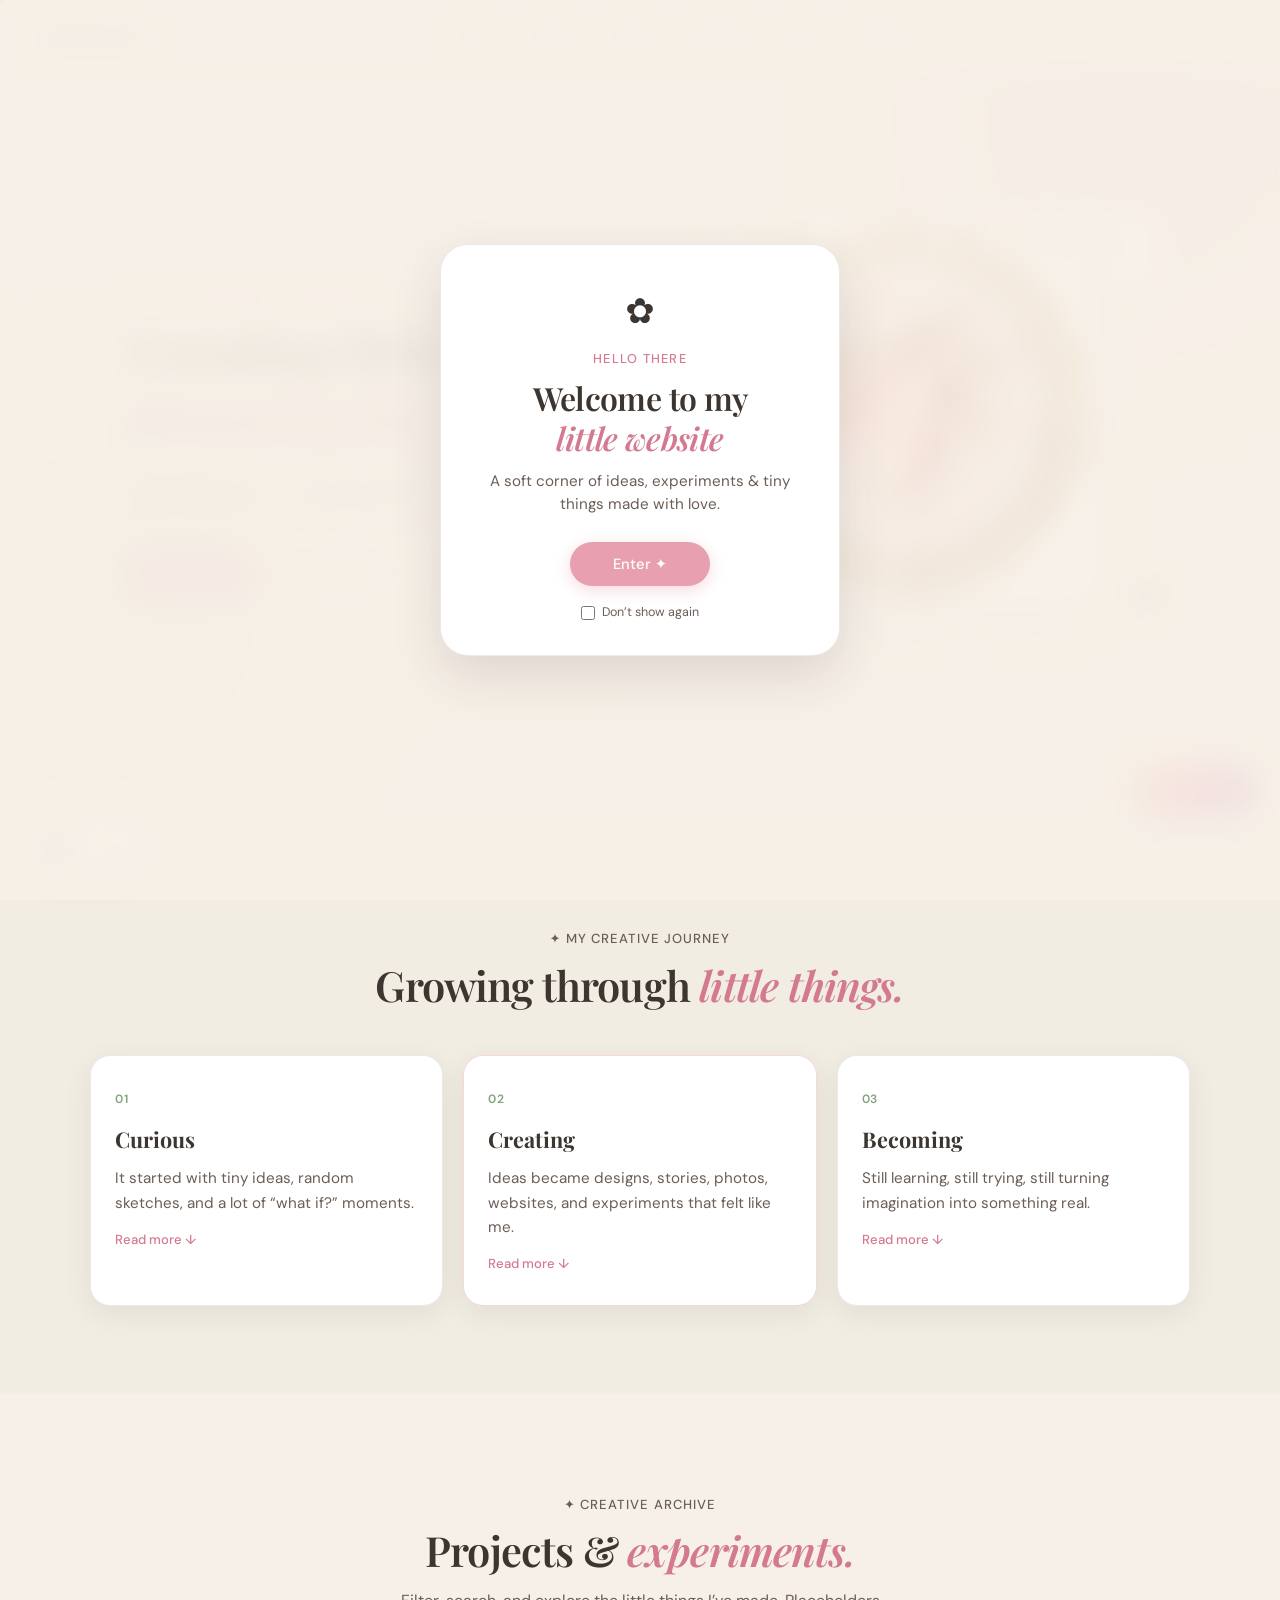
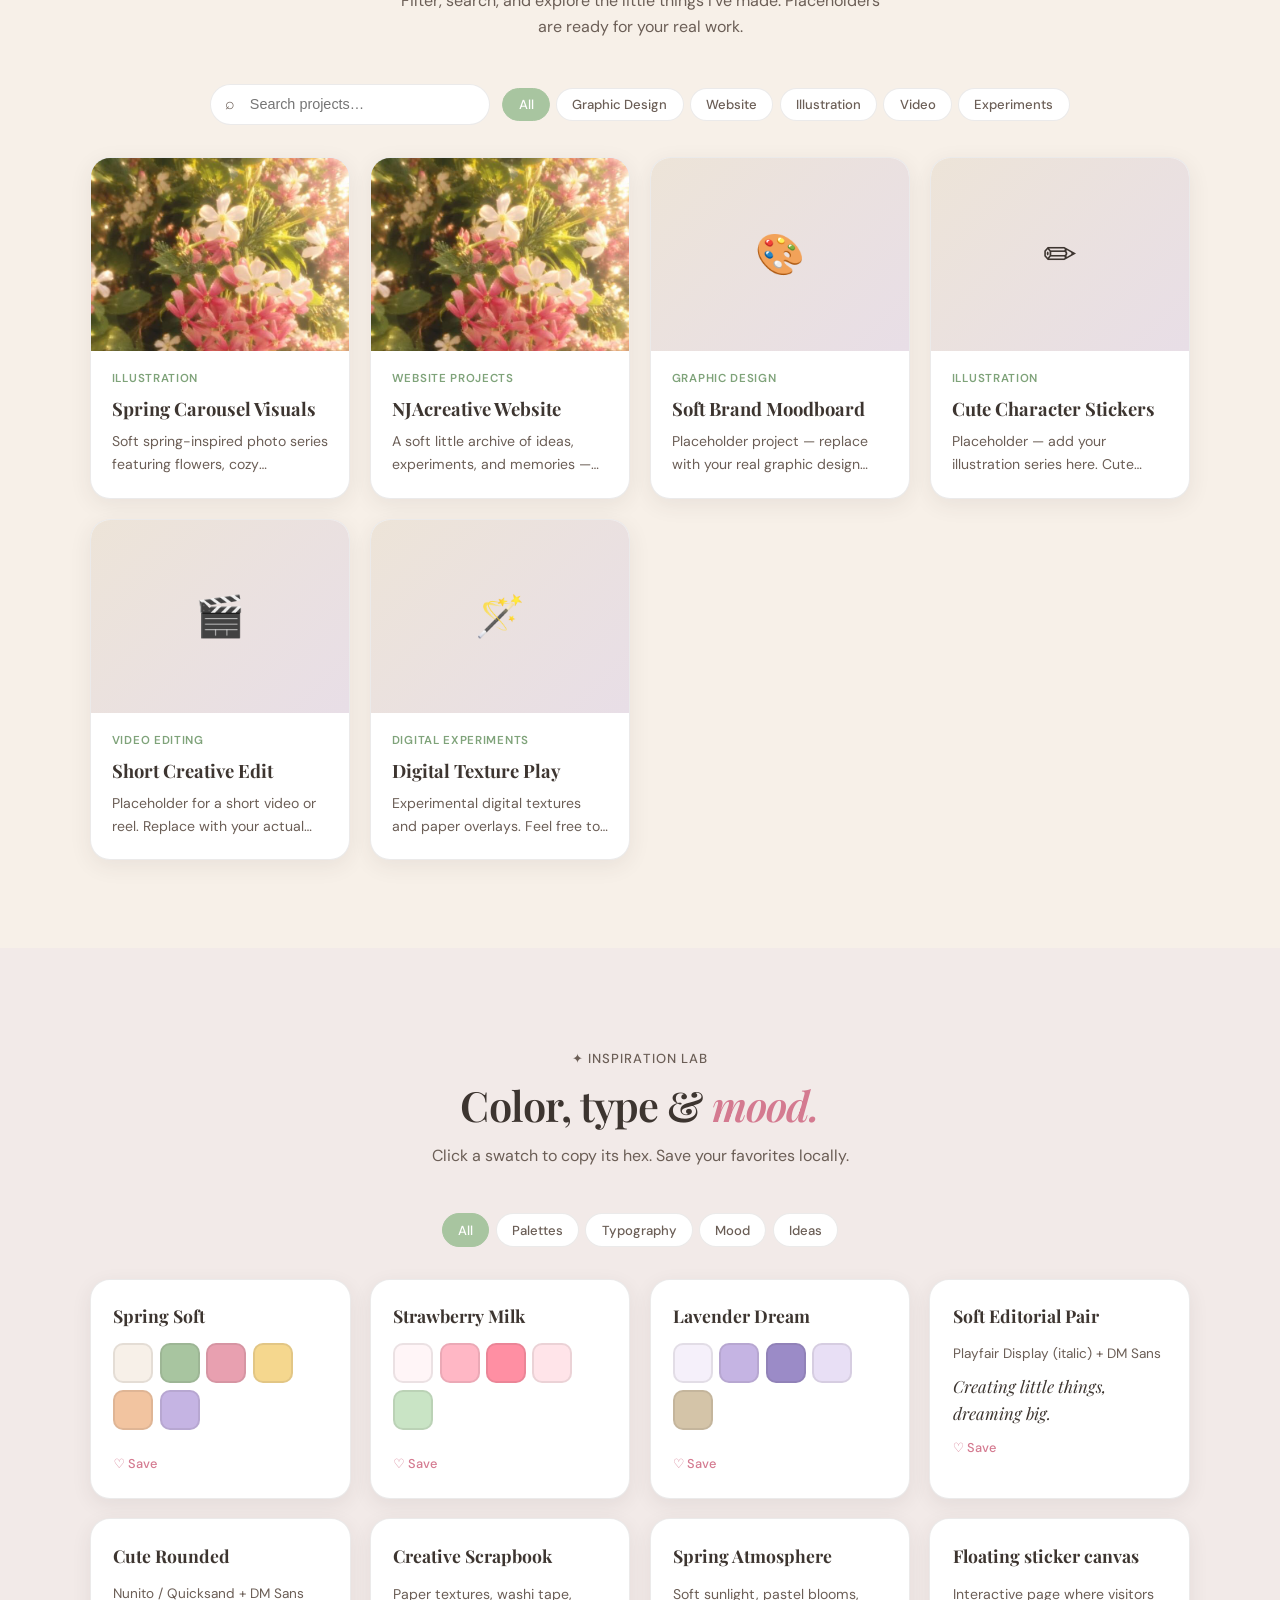
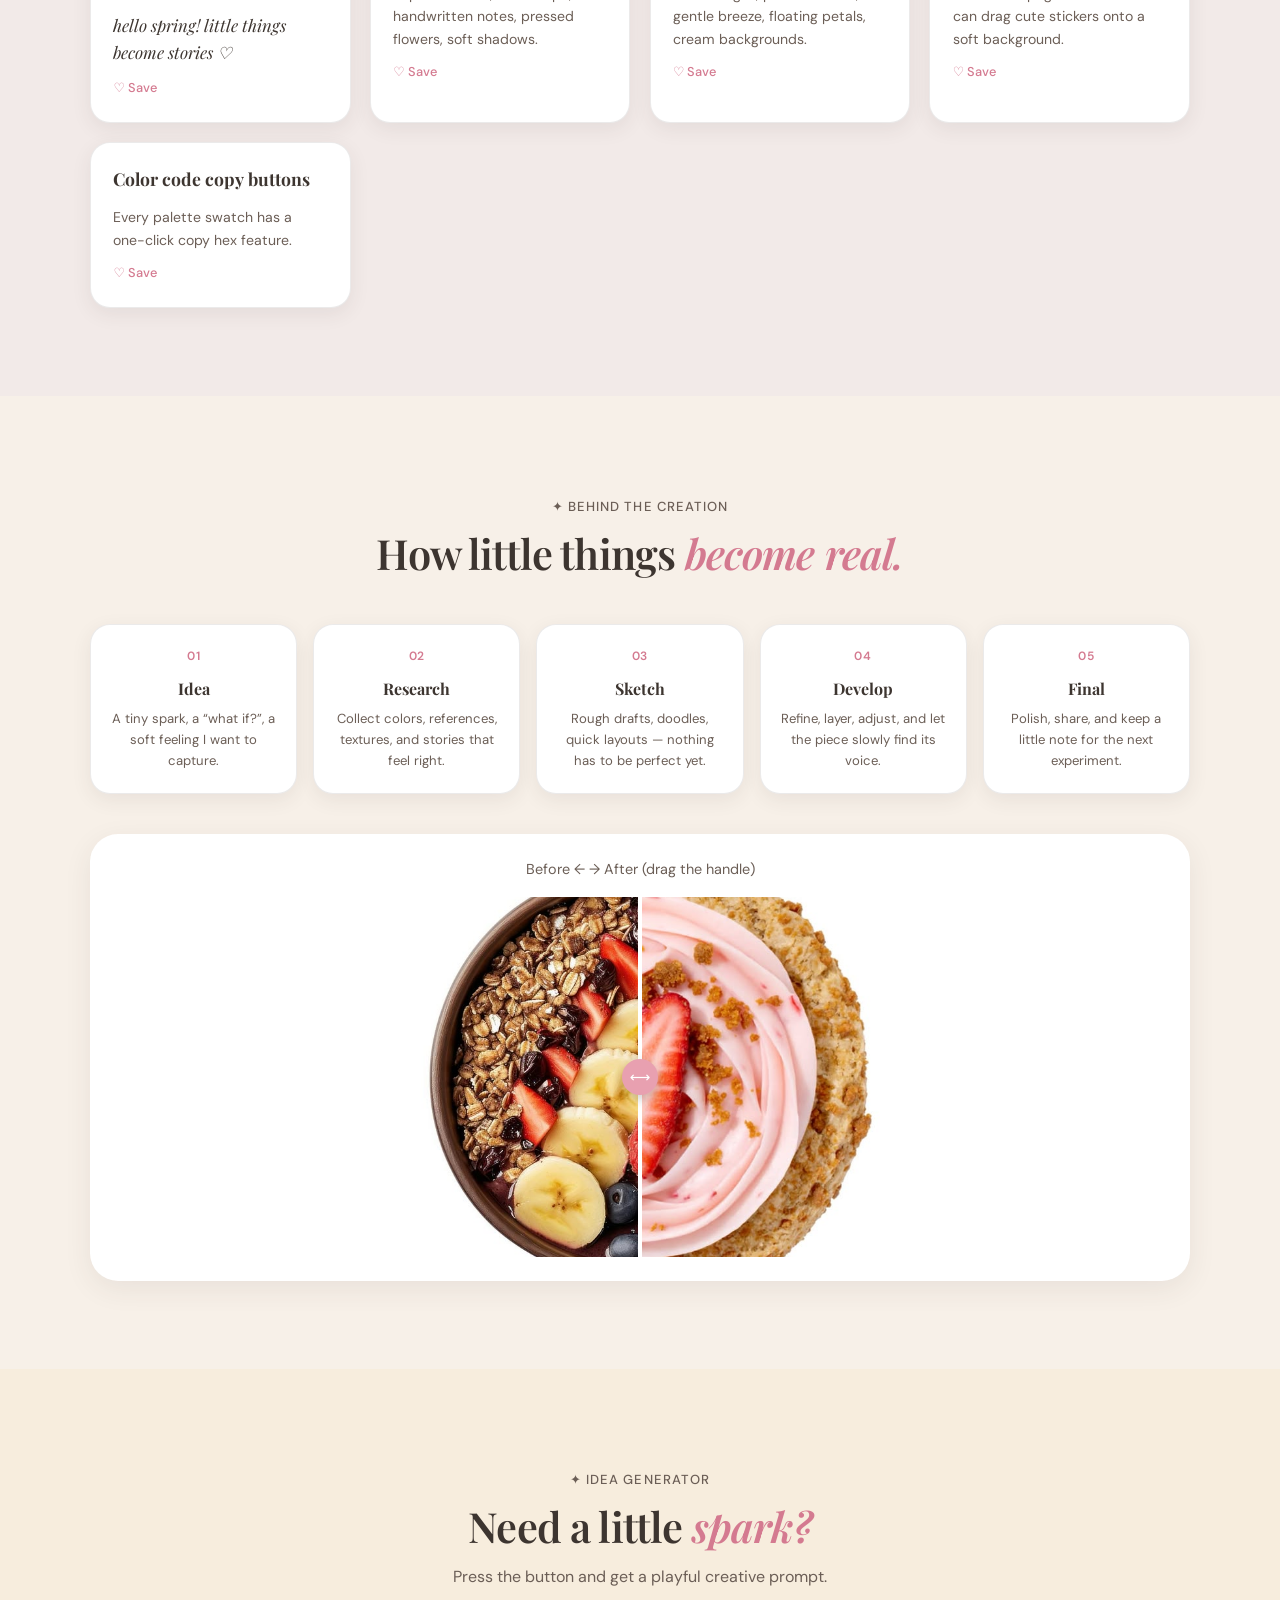
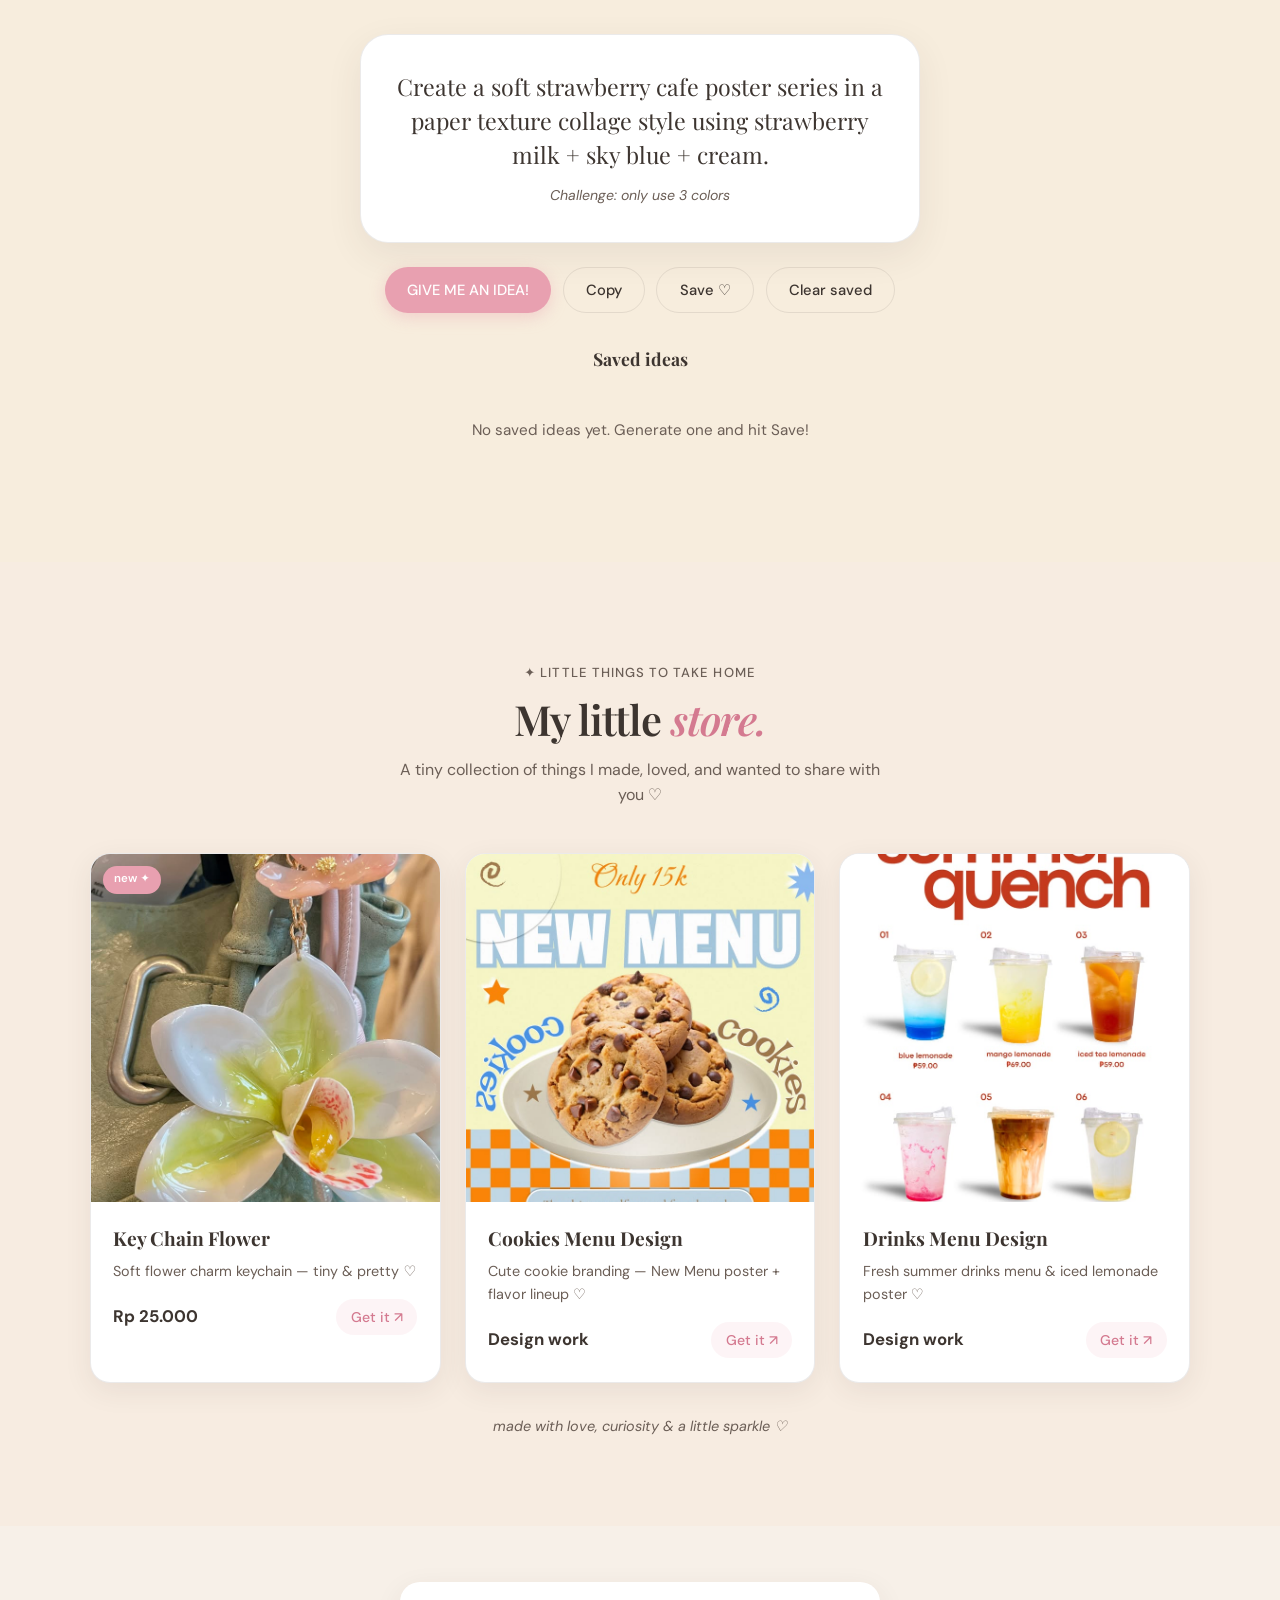
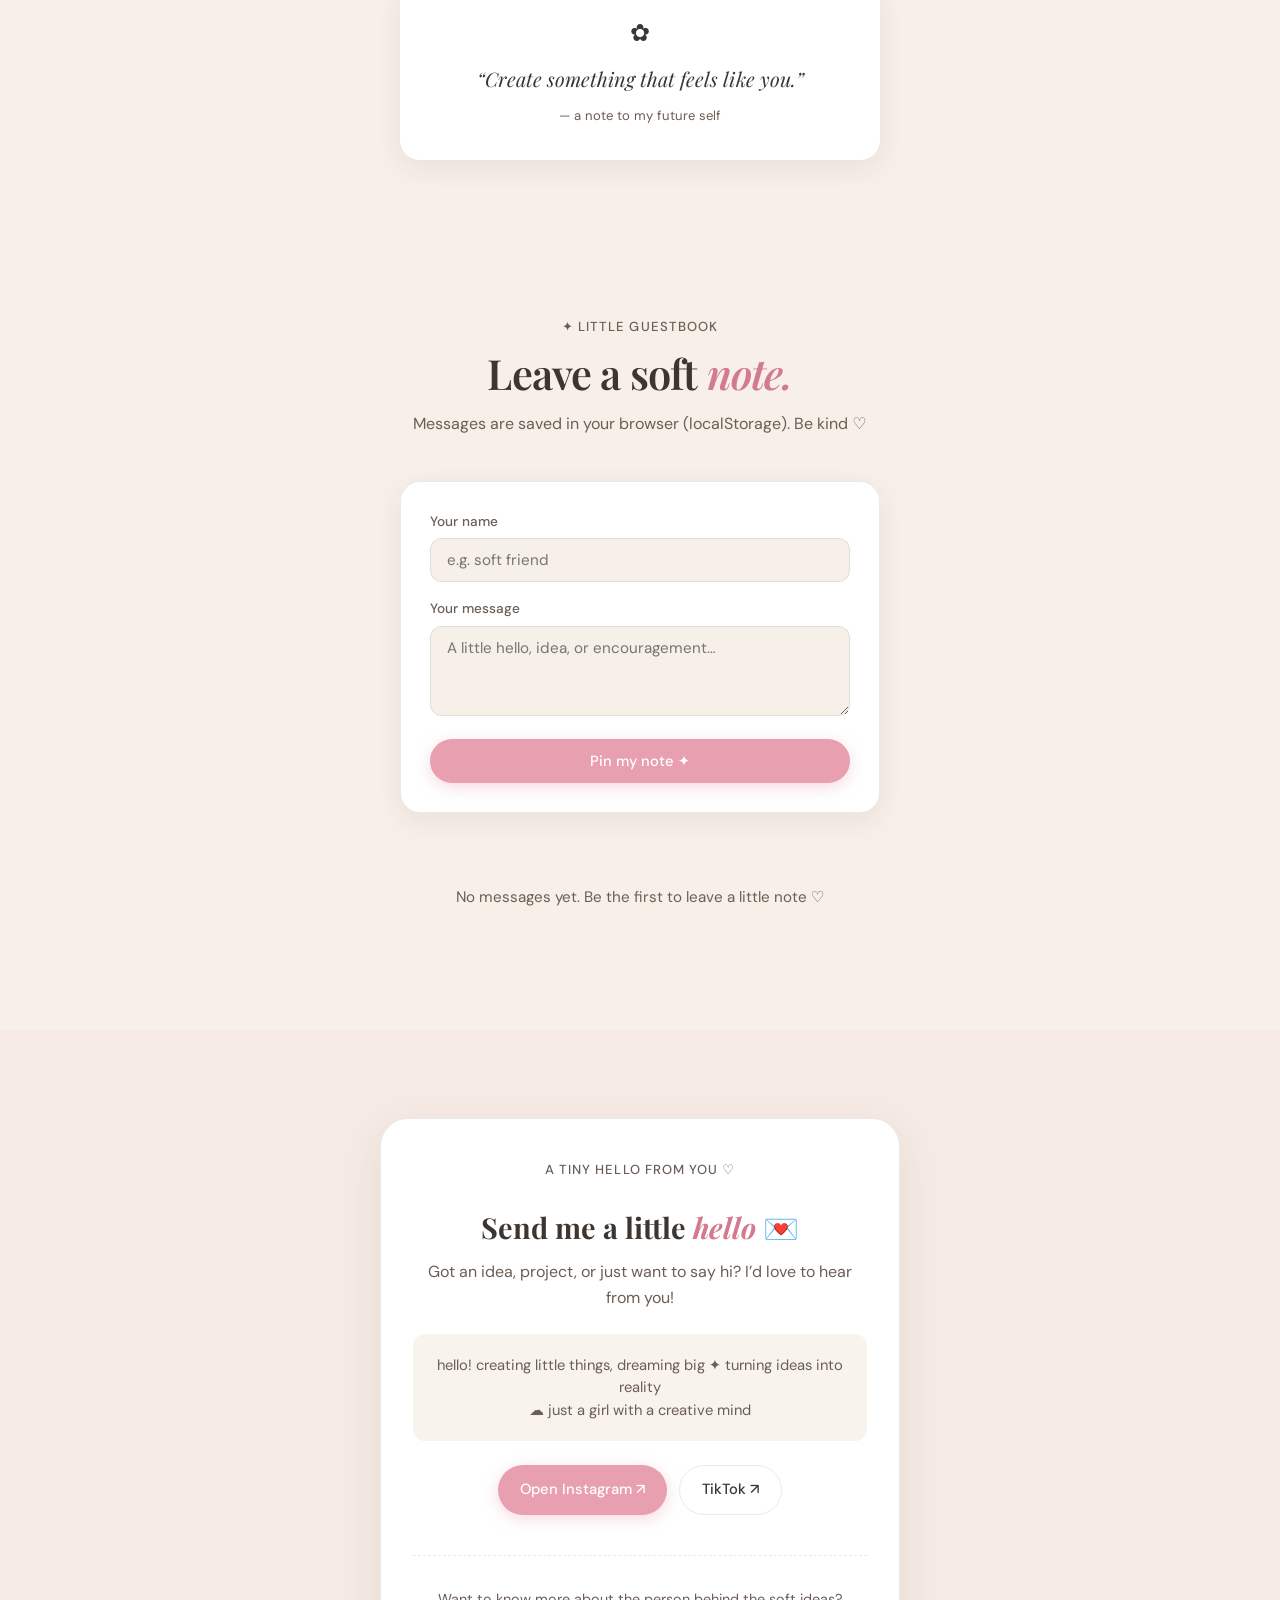
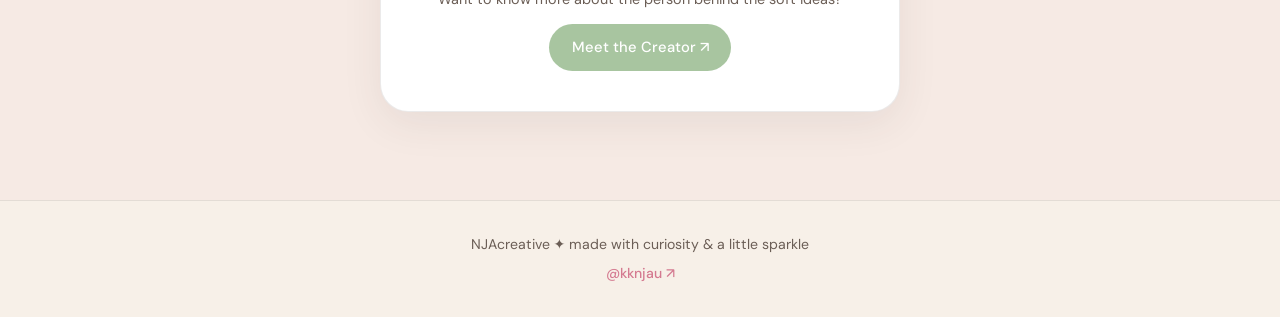
<file: index.html>
<!DOCTYPE html>
<html lang="en">
<head>
  <meta charset="UTF-8">
  <meta name="viewport" content="width=device-width, initial-scale=1.0">

  <!-- Primary SEO -->
  <title>NJAcreative ✦ A Playground of Ideas | Creating Little Things, Dreaming Big</title>
  <meta name="description" content="NJAcreative — a soft little archive of ideas, experiments, memories, and everything I create along the way. Creating little things, dreaming big. Portfolio, store & creative studio by @kknjau.">
  <meta name="keywords" content="NJAcreative, nja creative, creative portfolio, digital art, AI creative, Indonesian creator, little things store, kknjau, creative journey, playground of ideas">
  <meta name="author" content="NJAcreative / @kknjau">
  <meta name="robots" content="index, follow, max-image-preview:large, max-snippet:-1, max-video-preview:-1">
  <link rel="canonical" href="https://njacreatives.my.id/">

  <!-- Open Graph -->
  <meta property="og:type" content="website">
  <meta property="og:url" content="https://njacreatives.my.id/">
  <meta property="og:title" content="NJAcreative ✦ A Playground of Ideas">
  <meta property="og:description" content="A soft little archive of ideas, experiments, memories, and everything I create along the way. Creating little things, dreaming big.">
  <meta property="og:image" content="https://njacreatives.my.id/images/og-image.jpg">
  <meta property="og:image:width" content="1200">
  <meta property="og:image:height" content="630">
  <meta property="og:site_name" content="NJAcreative">
  <meta property="og:locale" content="en_US">
  <meta property="og:locale:alternate" content="id_ID">

  <!-- Twitter -->
  <meta name="twitter:card" content="summary_large_image">
  <meta name="twitter:title" content="NJAcreative ✦ A Playground of Ideas">
  <meta name="twitter:description" content="A soft little archive of ideas, experiments, memories, and everything I create along the way.">
  <meta name="twitter:image" content="https://njacreatives.my.id/images/og-image.jpg">

  <!-- Theme & App -->
  <meta name="theme-color" content="#e8b4c8">
  <meta name="apple-mobile-web-app-capable" content="yes">
  <meta name="apple-mobile-web-app-title" content="NJAcreative">
  <link rel="manifest" href="/site.webmanifest">

  <!-- Favicons -->
  <link rel="icon" type="image/x-icon" href="/favicon.ico">
  <link rel="icon" type="image/png" sizes="16x16" href="/images/favicon-16.png">
  <link rel="icon" type="image/png" sizes="32x32" href="/images/favicon-32.png">
  <link rel="icon" type="image/png" sizes="192x192" href="/images/favicon-192.png">
  <link rel="apple-touch-icon" sizes="180x180" href="/images/apple-touch-icon.png">

  <!-- Fonts -->
  <link rel="preconnect" href="https://fonts.googleapis.com">
  <link rel="preconnect" href="https://fonts.gstatic.com" crossorigin>
  <link href="https://fonts.googleapis.com/css2?family=DM+Sans:wght@400;500;600&family=Playfair+Display:ital,wght@0,500;0,600;1,500;1,600&display=swap" rel="stylesheet">

  <link rel="preload" as="image" href="images/slide-1-strawberry-cookie.jpg" fetchpriority="high">
  <link rel="stylesheet" href="css/main.css">

  <!-- Structured Data -->
  <script type="application/ld+json">
  {
    "@context": "https://schema.org",
    "@type": "Person",
    "name": "NJAcreative",
    "alternateName": "kknjau",
    "url": "https://njacreatives.my.id/",
    "image": "https://njacreatives.my.id/images/og-image.jpg",
    "description": "A soft little archive of ideas, experiments, memories, and everything I create along the way. Creating little things, dreaming big.",
    "sameAs": [
      "https://instagram.com/kknjau",
      "https://www.tiktok.com/@aezkraii",
      "https://kanja41-a11y.github.io/aboutme/"
    ],
    "jobTitle": "Creative & AI Content Creator",
    "worksFor": { "@type": "Organization", "name": "NJAcreative" }
  }
  </script>
</head>
<body>
  <!-- Loader -->
  <div class="loader" aria-hidden="true">
    <div class="loader-flower">✿</div>
    <p>loading little things…</p>
  </div>

  <!-- Welcome overlay -->
  <div class="welcome-overlay" id="welcomeOverlay" role="dialog" aria-label="Welcome">
    <div class="welcome-card">
      <span class="welcome-flower">✿</span>
      <p class="welcome-eyebrow">hello there</p>
      <h2 class="welcome-title">Welcome to my<br><em>little website</em></h2>
      <p class="welcome-text">A soft corner of ideas, experiments &amp; tiny things made with love.</p>
      <button class="btn primary" id="welcomeEnter" type="button">Enter ✦</button>
      <label class="welcome-skip">
        <input type="checkbox" id="welcomeDontShow"> Don’t show again
      </label>
    </div>
  </div>

  <!-- Progress -->
  <div class="progress-bar" role="progressbar" aria-hidden="true"></div>

  <!-- Ambient -->
  <div class="ambient ambient-one" aria-hidden="true"></div>
  <div class="ambient ambient-two" aria-hidden="true"></div>
  <div class="ambient ambient-three" aria-hidden="true"></div>

  <!-- NAV -->
  <header class="nav">
    <a href="#home" class="brand">NJAcreative <span>✦</span></a>

    <nav class="nav-links" aria-label="Main">
      <a href="#home">Home</a>
      <a href="#journey">Journey</a>
      <a href="#archive">Archive</a>
      <a href="#inspiration">Inspiration</a>
            <a href="#store">Store</a>
      <a href="#contact">Let's Talk</a>
    </nav>

    <div class="nav-actions">
      <button class="icon-btn" id="themeToggle" aria-label="Toggle theme" title="Theme">☾</button>
      <button class="menu-toggle" id="menuToggle" aria-label="Open menu">MENU ✦</button>
    </div>
  </header>

  <!-- Mobile menu -->
  <div class="mobile-menu" id="mobileMenu" role="dialog" aria-label="Mobile navigation">
    <button class="mobile-close" id="mobileClose" aria-label="Close menu">×</button>
    <a href="#home">Home</a>
    <a href="#journey">Journey</a>
    <a href="#archive">Archive</a>
    <a href="#inspiration">Inspiration</a>
    <a href="#process">Process</a>
    <a href="#generator">Ideas</a>
        <a href="#store">Store</a>
    <a href="#guestbook">Guestbook</a>
    <a href="#contact">Let's Talk</a>
  </div>

  <main id="home">
    <!-- ========== HERO ========== -->
    <section class="hero section-inner">
      <div class="hero-copy reveal">
        <p class="eyebrow">a little corner of my world ✿</p>
        <h1>
          Creating little things,<br>
          <em>dreaming big.</em>
        </h1>
        <p class="hero-text">
          A soft little archive of ideas, experiments, memories,
          and everything I create along the way.
        </p>
        <div class="hero-actions">
          <a class="btn primary" href="#contact" id="letsTalk">Let's talk ✦</a>
          <a class="btn ghost" href="#journey">my journey ↓</a>
          <a class="btn ghost" href="#archive">Explore Archive</a>
        </div>
      </div>

      <div class="hero-visual reveal">
        <div class="photo-decoration flower-one">✿</div>
        <div class="photo-decoration star-one">✦</div>

        <div class="photo-frame">
          <div class="soft-glow"></div>
          <div class="slider" id="slider">
            <img class="slide active" src="images/slide-1-strawberry-cookie.jpg" alt="Strawberry cream cookie" fetchpriority="high" width="640" height="640">
            <img loading="lazy" class="slide" src="images/slide-2-smores-cookie.jpg" alt="S'mores skillet cookie with ice cream">
            <img loading="lazy" class="slide" src="images/slide-3-acai-bowl.jpg" alt="Acai bowl with fruits and granola">
            <img loading="lazy" class="slide" src="images/slide-4-tteokbokki.jpg" alt="Creamy tteokbokki">
          </div>
          <span class="tape tape-one"></span>
          <span class="tape tape-two"></span>
          <span class="scribble">hello<br>spring!</span>
        </div>

        <div class="floating-note">
          little things<br>become stories ♡
        </div>
        <div class="floating-flower">✿</div>

        <div class="slider-controls">
          <button id="prev" aria-label="Previous slide">←</button>
          <div class="dots" id="dots"></div>
          <button id="next" aria-label="Next slide">→</button>
        </div>
      </div>
    </section>

    <!-- ========== CREATIVE JOURNEY ========== -->
    <section class="journey-section" id="journey">
      <div class="section-inner">
        <div class="section-heading reveal">
          <p class="eyebrow">✦ my creative journey</p>
          <h2>Growing through <em>little things.</em></h2>
        </div>

        <div class="journey-grid">
          <article class="journey-card reveal">
            <span>01</span>
            <h3>Curious</h3>
            <p>
              It started with tiny ideas, random sketches,
              and a lot of “what if?” moments.
            </p>
            <button class="expand-btn" type="button">Read more ↓</button>
            <div class="journey-extra">
              Every doodle in the margin, every photo of morning light, every “maybe I can make this” — they all became the seed of something larger.
            </div>
          </article>

          <article class="journey-card featured reveal">
            <span>02</span>
            <h3>Creating</h3>
            <p>
              Ideas became designs, stories, photos,
              websites, and experiments that felt like me.
            </p>
            <button class="expand-btn" type="button">Read more ↓</button>
            <div class="journey-extra">
              From soft product photos to digital playgrounds, each piece is a small experiment in turning imagination into something you can hold or click.
            </div>
          </article>

          <article class="journey-card reveal">
            <span>03</span>
            <h3>Becoming</h3>
            <p>
              Still learning, still trying,
              still turning imagination into something real.
            </p>
            <button class="expand-btn" type="button">Read more ↓</button>
            <div class="journey-extra">
              This playground is part of that becoming — a place to keep creating, sharing, and growing with soft curiosity and a little sparkle.
            </div>
          </article>
        </div>
      </div>
    </section>

    <!-- ========== CREATIVE ARCHIVE ========== -->
    <section class="archive-section" id="archive">
      <div class="section-inner">
        <div class="section-heading reveal">
          <p class="eyebrow">✦ creative archive</p>
          <h2>Projects & <em>experiments.</em></h2>
          <p>Filter, search, and explore the little things I’ve made. Placeholders are ready for your real work.</p>
        </div>

        <div class="archive-controls reveal">
          <div class="search-box">
            <input type="search" id="projectSearch" placeholder="Search projects…" aria-label="Search projects">
          </div>
          <div class="filter-pills">
            <button class="filter-pill active" data-filter="all">All</button>
            <button class="filter-pill" data-filter="Graphic Design">Graphic Design</button>
            <button class="filter-pill" data-filter="Website Projects">Website</button>
            <button class="filter-pill" data-filter="Illustration">Illustration</button>
            <button class="filter-pill" data-filter="Video Editing">Video</button>
            <button class="filter-pill" data-filter="Digital Experiments">Experiments</button>
          </div>
        </div>

        <div class="projects-grid" id="projectsGrid">
          <!-- filled by JS -->
        </div>
      </div>
    </section>

    <!-- ========== INSPIRATION LAB ========== -->
    <section class="inspiration-section" id="inspiration">
      <div class="section-inner">
        <div class="section-heading reveal">
          <p class="eyebrow">✦ inspiration lab</p>
          <h2>Color, type & <em>mood.</em></h2>
          <p>Click a swatch to copy its hex. Save your favorites locally.</p>
        </div>

        <div class="inspo-filters reveal">
          <button class="filter-pill active" data-filter="all">All</button>
          <button class="filter-pill" data-filter="palette">Palettes</button>
          <button class="filter-pill" data-filter="typography">Typography</button>
          <button class="filter-pill" data-filter="mood">Mood</button>
          <button class="filter-pill" data-filter="idea">Ideas</button>
        </div>

        <div class="inspo-grid" id="inspoGrid">
          <!-- filled by JS -->
        </div>
      </div>
    </section>

    <!-- ========== BEHIND THE CREATION ========== -->
    <section class="process-section" id="process">
      <div class="section-inner">
        <div class="section-heading reveal">
          <p class="eyebrow">✦ behind the creation</p>
          <h2>How little things <em>become real.</em></h2>
        </div>

        <div class="process-steps reveal">
          <div class="process-step">
            <h3>Idea</h3>
            <p>A tiny spark, a “what if?”, a soft feeling I want to capture.</p>
          </div>
          <div class="process-step">
            <h3>Research</h3>
            <p>Collect colors, references, textures, and stories that feel right.</p>
          </div>
          <div class="process-step">
            <h3>Sketch</h3>
            <p>Rough drafts, doodles, quick layouts — nothing has to be perfect yet.</p>
          </div>
          <div class="process-step">
            <h3>Develop</h3>
            <p>Refine, layer, adjust, and let the piece slowly find its voice.</p>
          </div>
          <div class="process-step">
            <h3>Final</h3>
            <p>Polish, share, and keep a little note for the next experiment.</p>
          </div>
        </div>

        <div class="process-visual reveal">
          <p style="font-size:0.9rem;color:var(--ink-soft);margin-bottom:0.5rem;">Before ← → After (drag the handle)</p>
          <div class="ba-slider" id="baSlider">
            <div class="ba-before" style="background-image:url('images/slide-1-strawberry-cookie.jpg');background-color:#EDE4D8;"></div>
            <div class="ba-after" style="background-image:url('images/slide-3-acai-bowl.jpg');background-color:#F7F0E8;">
              <div style="width:200%;height:100%;background-image:url('images/slide-3-acai-bowl.jpg');background-size:cover;background-position:center;"></div>
            </div>
            <div class="ba-handle" role="slider" aria-label="Compare before and after" aria-valuemin="0" aria-valuemax="100" aria-valuenow="50"></div>
          </div>
        </div>
      </div>
    </section>

    <!-- ========== RANDOM IDEA GENERATOR ========== -->
    <section class="generator-section" id="generator">
      <div class="section-inner">
        <div class="section-heading reveal">
          <p class="eyebrow">✦ idea generator</p>
          <h2>Need a little <em>spark?</em></h2>
          <p>Press the button and get a playful creative prompt.</p>
        </div>

        <div class="idea-box reveal">
          <p class="idea-text" id="ideaText">Loading a soft idea…</p>
          <p class="idea-challenge" id="ideaChallenge"></p>
        </div>

        <div class="generator-actions reveal">
          <button class="btn primary" id="generateBtn" type="button">GIVE ME AN IDEA!</button>
          <button class="btn ghost" id="copyIdeaBtn" type="button">Copy</button>
          <button class="btn ghost" id="saveIdeaBtn" type="button">Save ♡</button>
          <button class="btn ghost" id="clearIdeasBtn" type="button">Clear saved</button>
        </div>

        <div class="saved-ideas reveal">
          <h3>Saved ideas</h3>
          <div class="saved-list" id="savedIdeasList"></div>
        </div>
      </div>
    </section>

    

    <!-- ========== MY LITTLE STORE ========== -->
    <section class="store-section" id="store">
      <div class="section-inner">
        <div class="section-heading reveal">
          <p class="eyebrow">✦ little things to take home</p>
          <h2>My little <em>store.</em></h2>
          <p>A tiny collection of things I made, loved, and wanted to share with you ♡</p>
        </div>

        <div class="store-grid" id="storeGrid">
          <!-- filled by JS from products.json — preserves Flower Pin, Flower Clay Rings, Fluffy Doll -->
        </div>

        <p class="store-footer">made with love, curiosity & a little sparkle ♡</p>
      </div>
    </section>

    <!-- ========== QUOTE ========== -->
    <section class="quote-section">
      <div class="quote-card reveal">
        <span class="flower">✿</span>
        <p>“Create something that feels like you.”</p>
        <small>— a note to my future self</small>
      </div>
    </section>

    <!-- ========== LITTLE GUESTBOOK ========== -->
    <section class="guestbook-section" id="guestbook">
      <div class="section-inner">
        <div class="section-heading reveal">
          <p class="eyebrow">✦ little guestbook</p>
          <h2>Leave a soft <em>note.</em></h2>
          <p>Messages are saved in your browser (localStorage). Be kind ♡</p>
        </div>

        <form class="guestbook-form reveal" id="guestbookForm">
          <label for="guestName">Your name</label>
          <input type="text" id="guestName" name="name" maxlength="40" required placeholder="e.g. soft friend" autocomplete="nickname">

          <label for="guestMessage">Your message</label>
          <textarea id="guestMessage" name="message" maxlength="280" required placeholder="A little hello, idea, or encouragement…"></textarea>

          <button class="btn primary" type="submit">Pin my note ✦</button>
        </form>

        <div class="notes-wall" id="notesWall">
          <!-- filled by JS -->
        </div>
      </div>
    </section>

    <!-- ========== LET'S TALK ========== -->
    <section class="contact-section" id="contact">
      <div class="section-inner">
        <div class="contact-card reveal">
          <p class="eyebrow">a tiny hello from you ♡</p>
          <h2>Send me a little <em>hello</em> 💌</h2>
          <p>Got an idea, project, or just want to say hi? I’d love to hear from you!</p>

          <div class="message-box">
            <p>hello! creating little things, dreaming big ✦ turning ideas into reality</p>
            <p>☁️ just a girl with a creative mind</p>
          </div>

          <div class="contact-links">
            <a class="btn primary" href="https://instagram.com/kknjau" target="_blank" rel="noopener">Open Instagram ↗</a>
            <a class="btn ghost" href="https://www.tiktok.com/@aezkraii" target="_blank" rel="noopener">TikTok ↗</a>
          </div>

          <div class="meet-creator">
            <p>Want to know more about the person behind the soft ideas?</p>
            <a class="btn sage" href="https://kanja41-a11y.github.io/aboutme/" target="_blank" rel="noopener">Meet the Creator ↗</a>
          </div>
        </div>
      </div>
    </section>
  </main>

  <!-- FOOTER -->
  <footer>
    <p>NJAcreative ✦ made with curiosity & a little sparkle</p>
    <a href="https://instagram.com/kknjau" target="_blank" rel="noopener">@kknjau ↗</a>
  </footer>

  <!-- Music player (no autoplay) -->
  <div class="music-player" aria-label="Background music">
    <button id="musicBtn" type="button" aria-label="Play music">▶</button>
    <span class="music-label">cozy jazz</span>
  </div>
  <audio id="audio" src="music/cozy-jazz.mp3" loop preload="none"></audio>

  <!-- Back to top -->
  <button class="back-top" type="button" aria-label="Back to top">↑</button>

  <!-- Project modal -->
  <div class="modal-backdrop" id="projectModal" role="dialog" aria-modal="true" aria-label="Project details">
    <div class="modal">
      <button class="modal-close" id="modalClose" type="button" aria-label="Close">×</button>
      <div id="modalBody"></div>
    </div>
  </div>

  <!-- Floating Instagram (draggable) -->
  <a
    href="https://instagram.com/kknjau"
    target="_blank"
    rel="noopener"
    class="floating-ig"
    id="floatingIg"
    aria-label="Open Instagram @kknjau — drag to move"
    title="Drag me · Open Instagram"
  >
    <span class="ig-icon" aria-hidden="true">
      <svg viewBox="0 0 24 24" width="22" height="22" fill="currentColor"><path d="M12 2.163c3.204 0 3.584.012 4.85.07 3.252.148 4.771 1.691 4.919 4.919.058 1.265.069 1.645.069 4.849 0 3.205-.012 3.584-.069 4.849-.149 3.225-1.664 4.771-4.919 4.919-1.266.058-1.644.07-4.85.07-3.204 0-3.584-.012-4.849-.07-3.26-.149-4.771-1.699-4.919-4.92-.058-1.265-.07-1.644-.07-4.849 0-3.204.013-3.583.07-4.849.149-3.227 1.664-4.771 4.919-4.919 1.266-.057 1.645-.069 4.849-.069zM12 0C8.741 0 8.333.014 7.053.072 2.695.272.273 2.69.073 7.052.014 8.333 0 8.741 0 12c0 3.259.014 3.668.072 4.948.2 4.358 2.618 6.78 6.98 6.98C8.333 23.986 8.741 24 12 24c3.259 0 3.668-.014 4.948-.072 4.354-.2 6.782-2.618 6.979-6.98.059-1.28.073-1.689.073-4.948 0-3.259-.014-3.667-.072-4.947-.196-4.354-2.617-6.78-6.979-6.98C15.668.014 15.259 0 12 0zm0 5.838a6.162 6.162 0 100 12.324 6.162 6.162 0 000-12.324zM12 16a4 4 0 110-8 4 4 0 010 8zm6.406-11.845a1.44 1.44 0 100 2.881 1.44 1.44 0 000-2.881z"/></svg>
    </span>
    <span class="ig-label">@kknjau</span>
  </a>

  <!-- Custom cursor -->
  <div class="cursor-dot" id="cursorDot" aria-hidden="true"></div>
  <div class="cursor-ring" id="cursorRing" aria-hidden="true"></div>

  <!-- Toast -->
  <div class="toast" role="status" aria-live="polite"></div>

  <script src="js/main.js" defer></script>
</body>
</html>
</file>
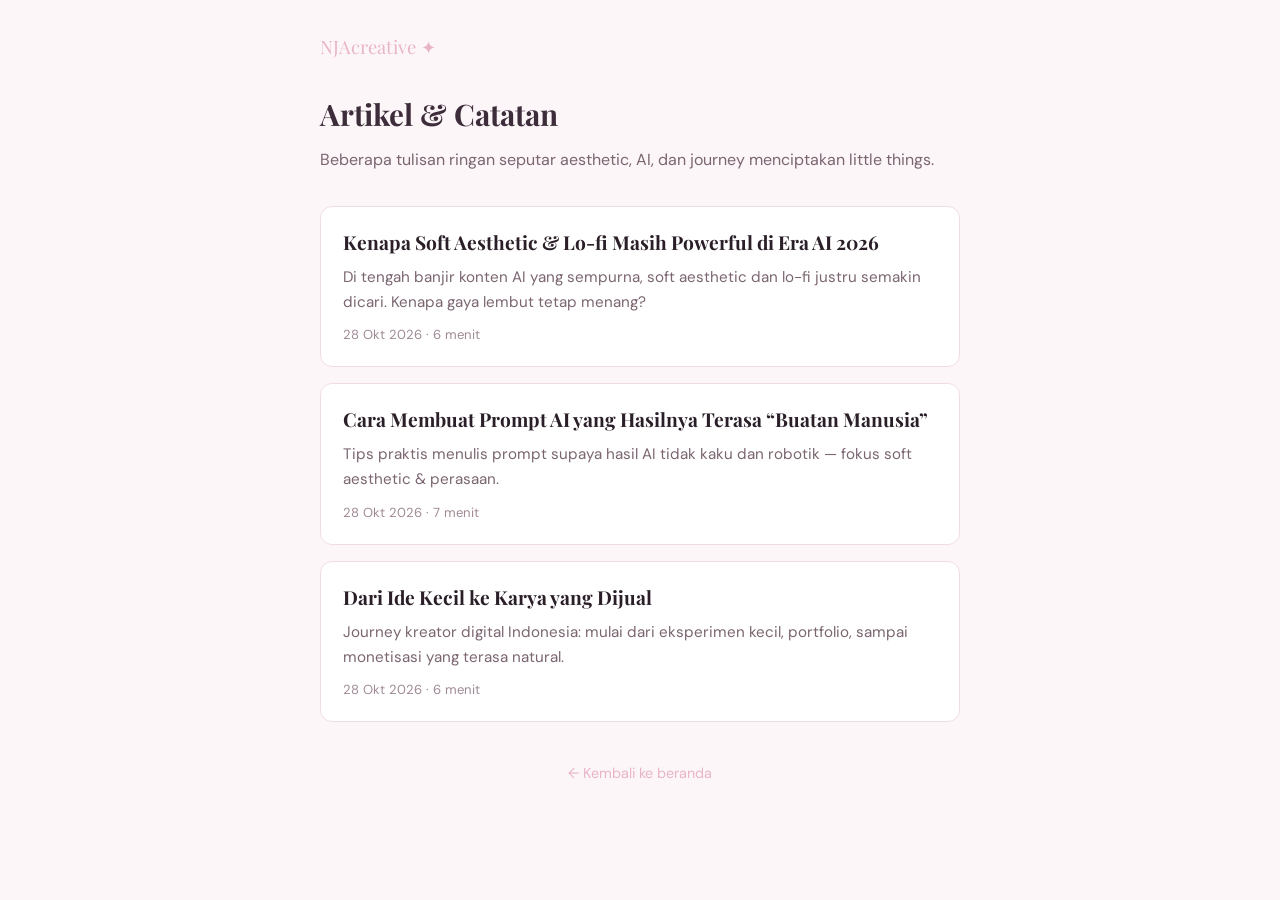
<file: articles/index.html>
<!DOCTYPE html>
<html lang="id">
<head>
  <meta charset="UTF-8">
  <meta name="viewport" content="width=device-width, initial-scale=1.0">
  <title>Artikel &amp; Catatan · NJAcreative</title>
  <meta name="description" content="Kumpulan artikel ringan seputar soft aesthetic, prompt AI, dan journey kreator digital dari NJAcreative.">
  <meta name="robots" content="index, follow">
  <link rel="canonical" href="https://njacreatives.my.id/articles/">
  <meta property="og:title" content="Artikel &amp; Catatan · NJAcreative">
  <meta property="og:description" content="Kumpulan artikel ringan seputar soft aesthetic, prompt AI, dan journey kreator digital.">
  <meta property="og:image" content="https://njacreatives.my.id/images/og-image.jpg">
  <meta property="og:url" content="https://njacreatives.my.id/articles/">
  <meta name="theme-color" content="#e8b4c8">
  <link rel="icon" type="image/x-icon" href="/favicon.ico">
  <link href="https://fonts.googleapis.com/css2?family=DM+Sans:wght@400;500;600&family=Playfair+Display:ital,wght@0,500;0,600;1,500;1,600&display=swap" rel="stylesheet">
  <style>
    :root { --pink: #e8b4c8; --cream: #fdf6f9; --text: #3d2c3a; --muted: #7a6570; }
    * { box-sizing: border-box; margin: 0; padding: 0; }
    body { font-family: 'DM Sans', system-ui, sans-serif; background: var(--cream); color: var(--text); line-height: 1.65; }
    .wrap { max-width: 680px; margin: 0 auto; padding: 2rem 1.25rem 4rem; }
    .brand { font-family: 'Playfair Display', serif; font-size: 1.15rem; color: var(--pink); text-decoration: none; display: inline-block; margin-bottom: 1.75rem; }
    h1 { font-family: 'Playfair Display', serif; font-size: 1.85rem; margin-bottom: 0.5rem; }
    .sub { color: var(--muted); margin-bottom: 2rem; }
    .card {
      display: block;
      background: #fff;
      border: 1px solid #f0dce6;
      border-radius: 12px;
      padding: 1.25rem 1.35rem;
      margin-bottom: 1rem;
      text-decoration: none;
      color: inherit;
      transition: border-color 0.2s, box-shadow 0.2s;
    }
    .card:hover { border-color: var(--pink); box-shadow: 0 4px 16px rgba(232,180,200,0.25); }
    .card h2 { font-family: 'Playfair Display', serif; font-size: 1.2rem; margin-bottom: 0.4rem; color: #2a1f28; }
    .card p { font-size: 0.95rem; color: var(--muted); }
    .card .date { font-size: 0.82rem; color: #a08a96; margin-top: 0.6rem; }
    footer { margin-top: 2.5rem; text-align: center; font-size: 0.9rem; color: var(--muted); }
    footer a { color: var(--pink); text-decoration: none; }
  </style>
</head>
<body>
  <div class="wrap">
    <a class="brand" href="/">NJAcreative <span>✦</span></a>
    <h1>Artikel &amp; Catatan</h1>
    <p class="sub">Beberapa tulisan ringan seputar aesthetic, AI, dan journey menciptakan little things.</p>

    <a class="card" href="soft-aesthetic-era-ai-2026.html">
      <h2>Kenapa Soft Aesthetic &amp; Lo-fi Masih Powerful di Era AI 2026</h2>
      <p>Di tengah banjir konten AI yang sempurna, soft aesthetic dan lo-fi justru semakin dicari. Kenapa gaya lembut tetap menang?</p>
      <div class="date">28 Okt 2026 · 6 menit</div>
    </a>

    <a class="card" href="prompt-ai-terasa-manusia.html">
      <h2>Cara Membuat Prompt AI yang Hasilnya Terasa “Buatan Manusia”</h2>
      <p>Tips praktis menulis prompt supaya hasil AI tidak kaku dan robotik — fokus soft aesthetic &amp; perasaan.</p>
      <div class="date">28 Okt 2026 · 7 menit</div>
    </a>

    <a class="card" href="dari-ide-kecil-ke-karya.html">
      <h2>Dari Ide Kecil ke Karya yang Dijual</h2>
      <p>Journey kreator digital Indonesia: mulai dari eksperimen kecil, portfolio, sampai monetisasi yang terasa natural.</p>
      <div class="date">28 Okt 2026 · 6 menit</div>
    </a>

    <footer>
      <a href="/">← Kembali ke beranda</a>
    </footer>
  </div>
</body>
</html>
</file>
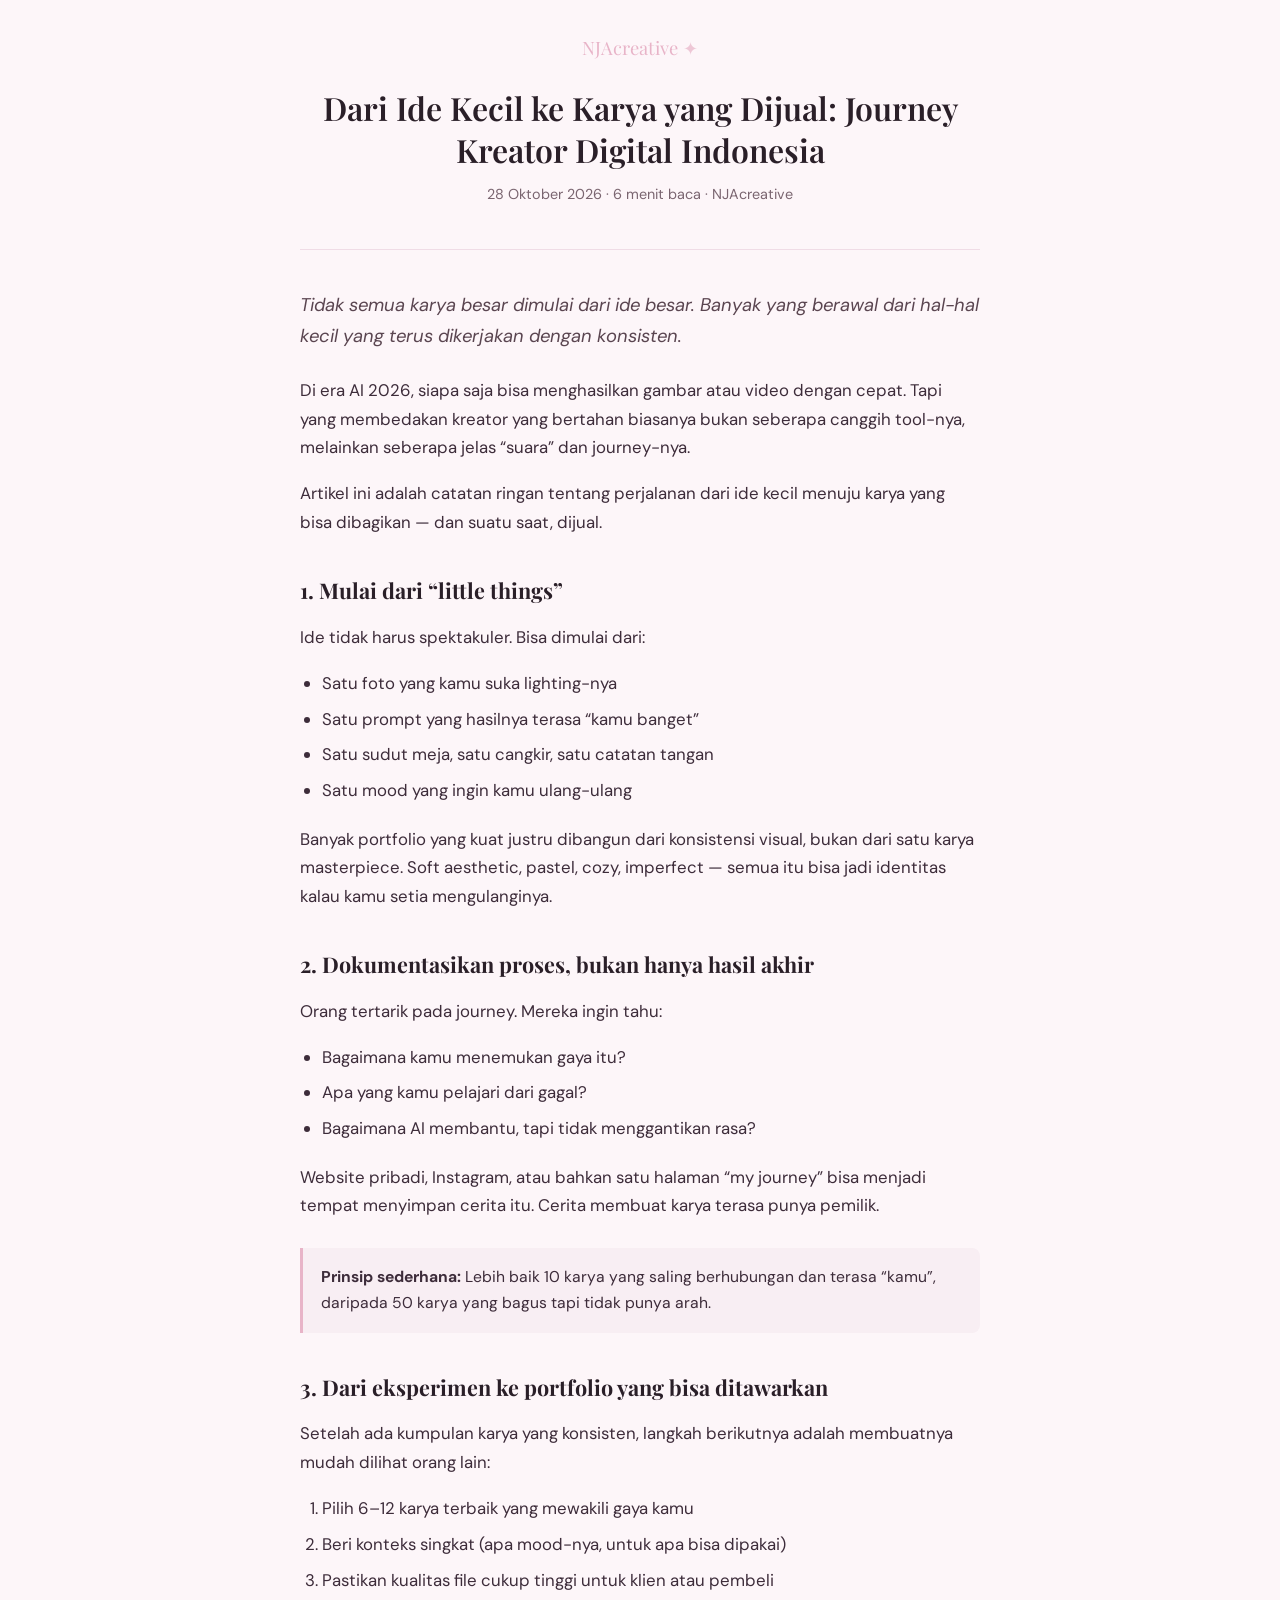
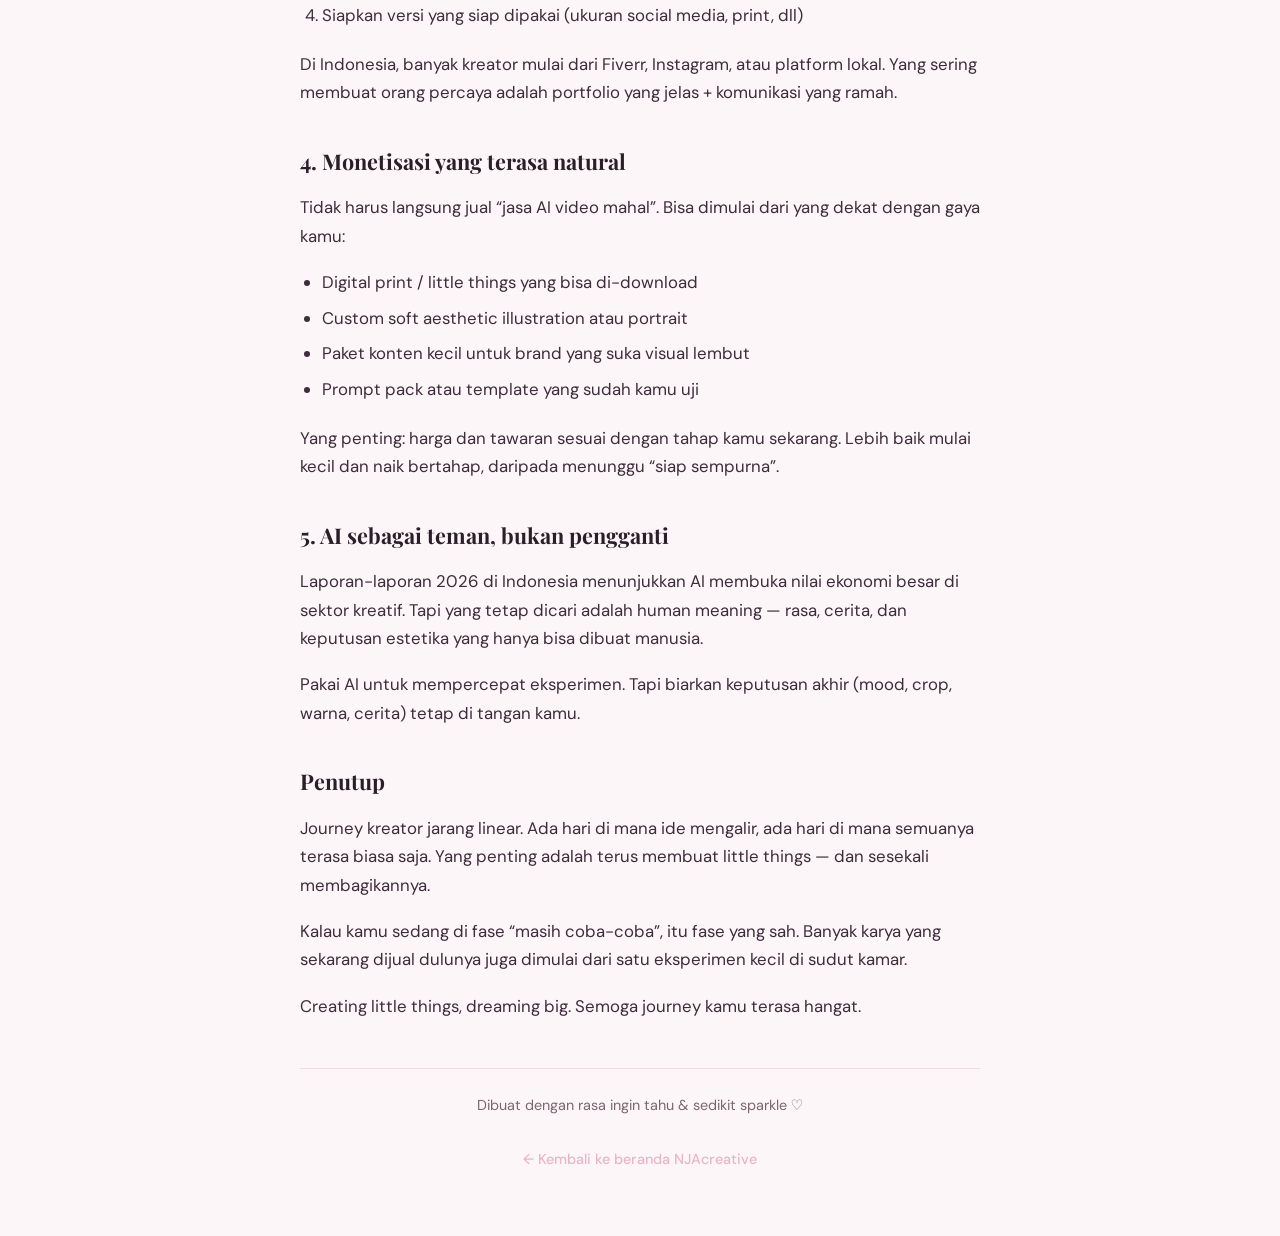
<file: articles/dari-ide-kecil-ke-karya.html>
<!DOCTYPE html>
<html lang="id">
<head>
  <meta charset="UTF-8">
  <meta name="viewport" content="width=device-width, initial-scale=1.0">
  <title>Dari Ide Kecil ke Karya yang Dijual: Journey Kreator Digital Indonesia | NJAcreative</title>
  <meta name="description" content="Bagaimana ide-ide kecil bisa jadi karya yang dijual. Cerita journey kreator digital Indonesia di era AI 2026: mulai dari eksperimen, portfolio, sampai monetisasi yang terasa natural.">
  <meta name="keywords" content="kreator digital Indonesia, monetisasi konten AI, creative journey, jual karya digital, portfolio kreator, NJAcreative, little things">
  <meta name="robots" content="index, follow">
  <link rel="canonical" href="https://njacreatives.my.id/articles/dari-ide-kecil-ke-karya.html">

  <meta property="og:type" content="article">
  <meta property="og:url" content="https://njacreatives.my.id/articles/dari-ide-kecil-ke-karya.html">
  <meta property="og:title" content="Dari Ide Kecil ke Karya yang Dijual: Journey Kreator Digital Indonesia">
  <meta property="og:description" content="Bagaimana ide-ide kecil bisa jadi karya yang dijual. Journey kreator digital di era AI 2026.">
  <meta property="og:image" content="https://njacreatives.my.id/images/og-image.jpg">
  <meta property="og:site_name" content="NJAcreative">
  <meta property="article:published_time" content="2026-10-28">

  <meta name="twitter:card" content="summary_large_image">
  <meta name="twitter:title" content="Dari Ide Kecil ke Karya yang Dijual">
  <meta name="twitter:description" content="Bagaimana ide-ide kecil bisa jadi karya yang dijual. Journey kreator digital di era AI 2026.">
  <meta name="twitter:image" content="https://njacreatives.my.id/images/og-image.jpg">

  <meta name="theme-color" content="#e8b4c8">
  <link rel="icon" type="image/x-icon" href="/favicon.ico">
  <link rel="apple-touch-icon" sizes="180x180" href="/images/apple-touch-icon.png">

  <link rel="preconnect" href="https://fonts.googleapis.com">
  <link rel="preconnect" href="https://fonts.gstatic.com" crossorigin>
  <link href="https://fonts.googleapis.com/css2?family=DM+Sans:wght@400;500;600&family=Playfair+Display:ital,wght@0,500;0,600;1,500;1,600&display=swap" rel="stylesheet">

  <style>
    :root {
      --pink: #e8b4c8;
      --lavender: #c9b8e8;
      --cream: #fdf6f9;
      --text: #3d2c3a;
      --muted: #7a6570;
    }
    * { box-sizing: border-box; margin: 0; padding: 0; }
    body {
      font-family: 'DM Sans', system-ui, sans-serif;
      background: var(--cream);
      color: var(--text);
      line-height: 1.7;
      font-size: 1.05rem;
    }
    .wrap {
      max-width: 720px;
      margin: 0 auto;
      padding: 2rem 1.25rem 4rem;
    }
    header {
      text-align: center;
      margin-bottom: 2.5rem;
      padding-bottom: 1.5rem;
      border-bottom: 1px solid #f0dce6;
    }
    .brand {
      font-family: 'Playfair Display', serif;
      font-size: 1.15rem;
      color: var(--pink);
      text-decoration: none;
      display: inline-block;
      margin-bottom: 1.5rem;
    }
    .brand span { opacity: 0.7; }
    h1 {
      font-family: 'Playfair Display', serif;
      font-size: clamp(1.5rem, 4vw, 2rem);
      font-weight: 600;
      line-height: 1.3;
      margin-bottom: 0.75rem;
      color: #2a1f28;
    }
    .meta {
      font-size: 0.9rem;
      color: var(--muted);
    }
    .lead {
      font-size: 1.15rem;
      color: #5a4550;
      margin: 1.75rem 0 1.5rem;
      font-style: italic;
    }
    h2 {
      font-family: 'Playfair Display', serif;
      font-size: 1.35rem;
      margin: 2.25rem 0 0.85rem;
      color: #2a1f28;
    }
    p { margin-bottom: 1.1rem; }
    ul, ol { margin: 0 0 1.25rem 1.4rem; }
    li { margin-bottom: 0.45rem; }
    .note {
      background: #f8eef3;
      border-left: 3px solid var(--pink);
      padding: 1rem 1.15rem;
      margin: 1.75rem 0;
      border-radius: 0 8px 8px 0;
      font-size: 0.98rem;
    }
    a { color: #b07a96; }
    a:hover { color: #8a5a72; }
    footer {
      margin-top: 3rem;
      padding-top: 1.5rem;
      border-top: 1px solid #f0dce6;
      text-align: center;
      font-size: 0.9rem;
      color: var(--muted);
    }
    footer a { text-decoration: none; }
    .back {
      display: inline-block;
      margin-top: 0.75rem;
      color: var(--pink);
      font-weight: 500;
    }
  </style>
</head>
<body>
  <div class="wrap">
    <header>
      <a class="brand" href="/">NJAcreative <span>✦</span></a>
      <h1>Dari Ide Kecil ke Karya yang Dijual: Journey Kreator Digital Indonesia</h1>
      <p class="meta">28 Oktober 2026 · 6 menit baca · NJAcreative</p>
    </header>

    <p class="lead">
      Tidak semua karya besar dimulai dari ide besar. Banyak yang berawal dari hal-hal kecil yang terus dikerjakan dengan konsisten.
    </p>

    <p>
      Di era AI 2026, siapa saja bisa menghasilkan gambar atau video dengan cepat. Tapi yang membedakan kreator yang bertahan biasanya bukan seberapa canggih tool-nya, melainkan seberapa jelas “suara” dan journey-nya.
    </p>
    <p>
      Artikel ini adalah catatan ringan tentang perjalanan dari ide kecil menuju karya yang bisa dibagikan — dan suatu saat, dijual.
    </p>

    <h2>1. Mulai dari “little things”</h2>
    <p>
      Ide tidak harus spektakuler. Bisa dimulai dari:
    </p>
    <ul>
      <li>Satu foto yang kamu suka lighting-nya</li>
      <li>Satu prompt yang hasilnya terasa “kamu banget”</li>
      <li>Satu sudut meja, satu cangkir, satu catatan tangan</li>
      <li>Satu mood yang ingin kamu ulang-ulang</li>
    </ul>
    <p>
      Banyak portfolio yang kuat justru dibangun dari konsistensi visual, bukan dari satu karya masterpiece. Soft aesthetic, pastel, cozy, imperfect — semua itu bisa jadi identitas kalau kamu setia mengulanginya.
    </p>

    <h2>2. Dokumentasikan proses, bukan hanya hasil akhir</h2>
    <p>
      Orang tertarik pada journey. Mereka ingin tahu:
    </p>
    <ul>
      <li>Bagaimana kamu menemukan gaya itu?</li>
      <li>Apa yang kamu pelajari dari gagal?</li>
      <li>Bagaimana AI membantu, tapi tidak menggantikan rasa?</li>
    </ul>
    <p>
      Website pribadi, Instagram, atau bahkan satu halaman “my journey” bisa menjadi tempat menyimpan cerita itu. Cerita membuat karya terasa punya pemilik.
    </p>

    <div class="note">
      <strong>Prinsip sederhana:</strong> Lebih baik 10 karya yang saling berhubungan dan terasa “kamu”, daripada 50 karya yang bagus tapi tidak punya arah.
    </div>

    <h2>3. Dari eksperimen ke portfolio yang bisa ditawarkan</h2>
    <p>
      Setelah ada kumpulan karya yang konsisten, langkah berikutnya adalah membuatnya mudah dilihat orang lain:
    </p>
    <ol>
      <li>Pilih 6–12 karya terbaik yang mewakili gaya kamu</li>
      <li>Beri konteks singkat (apa mood-nya, untuk apa bisa dipakai)</li>
      <li>Pastikan kualitas file cukup tinggi untuk klien atau pembeli</li>
      <li>Siapkan versi yang siap dipakai (ukuran social media, print, dll)</li>
    </ol>
    <p>
      Di Indonesia, banyak kreator mulai dari Fiverr, Instagram, atau platform lokal. Yang sering membuat orang percaya adalah portfolio yang jelas + komunikasi yang ramah.
    </p>

    <h2>4. Monetisasi yang terasa natural</h2>
    <p>
      Tidak harus langsung jual “jasa AI video mahal”. Bisa dimulai dari yang dekat dengan gaya kamu:
    </p>
    <ul>
      <li>Digital print / little things yang bisa di-download</li>
      <li>Custom soft aesthetic illustration atau portrait</li>
      <li>Paket konten kecil untuk brand yang suka visual lembut</li>
      <li>Prompt pack atau template yang sudah kamu uji</li>
    </ul>
    <p>
      Yang penting: harga dan tawaran sesuai dengan tahap kamu sekarang. Lebih baik mulai kecil dan naik bertahap, daripada menunggu “siap sempurna”.
    </p>

    <h2>5. AI sebagai teman, bukan pengganti</h2>
    <p>
      Laporan-laporan 2026 di Indonesia menunjukkan AI membuka nilai ekonomi besar di sektor kreatif. Tapi yang tetap dicari adalah human meaning — rasa, cerita, dan keputusan estetika yang hanya bisa dibuat manusia.
    </p>
    <p>
      Pakai AI untuk mempercepat eksperimen. Tapi biarkan keputusan akhir (mood, crop, warna, cerita) tetap di tangan kamu.
    </p>

    <h2>Penutup</h2>
    <p>
      Journey kreator jarang linear. Ada hari di mana ide mengalir, ada hari di mana semuanya terasa biasa saja. Yang penting adalah terus membuat little things — dan sesekali membagikannya.
    </p>
    <p>
      Kalau kamu sedang di fase “masih coba-coba”, itu fase yang sah. Banyak karya yang sekarang dijual dulunya juga dimulai dari satu eksperimen kecil di sudut kamar.
    </p>
    <p>
      Creating little things, dreaming big.  
      Semoga journey kamu terasa hangat.
    </p>

    <footer>
      <p>Dibuat dengan rasa ingin tahu &amp; sedikit sparkle ♡</p>
      <a class="back" href="/">← Kembali ke beranda NJAcreative</a>
    </footer>
  </div>
</body>
</html>
</file>
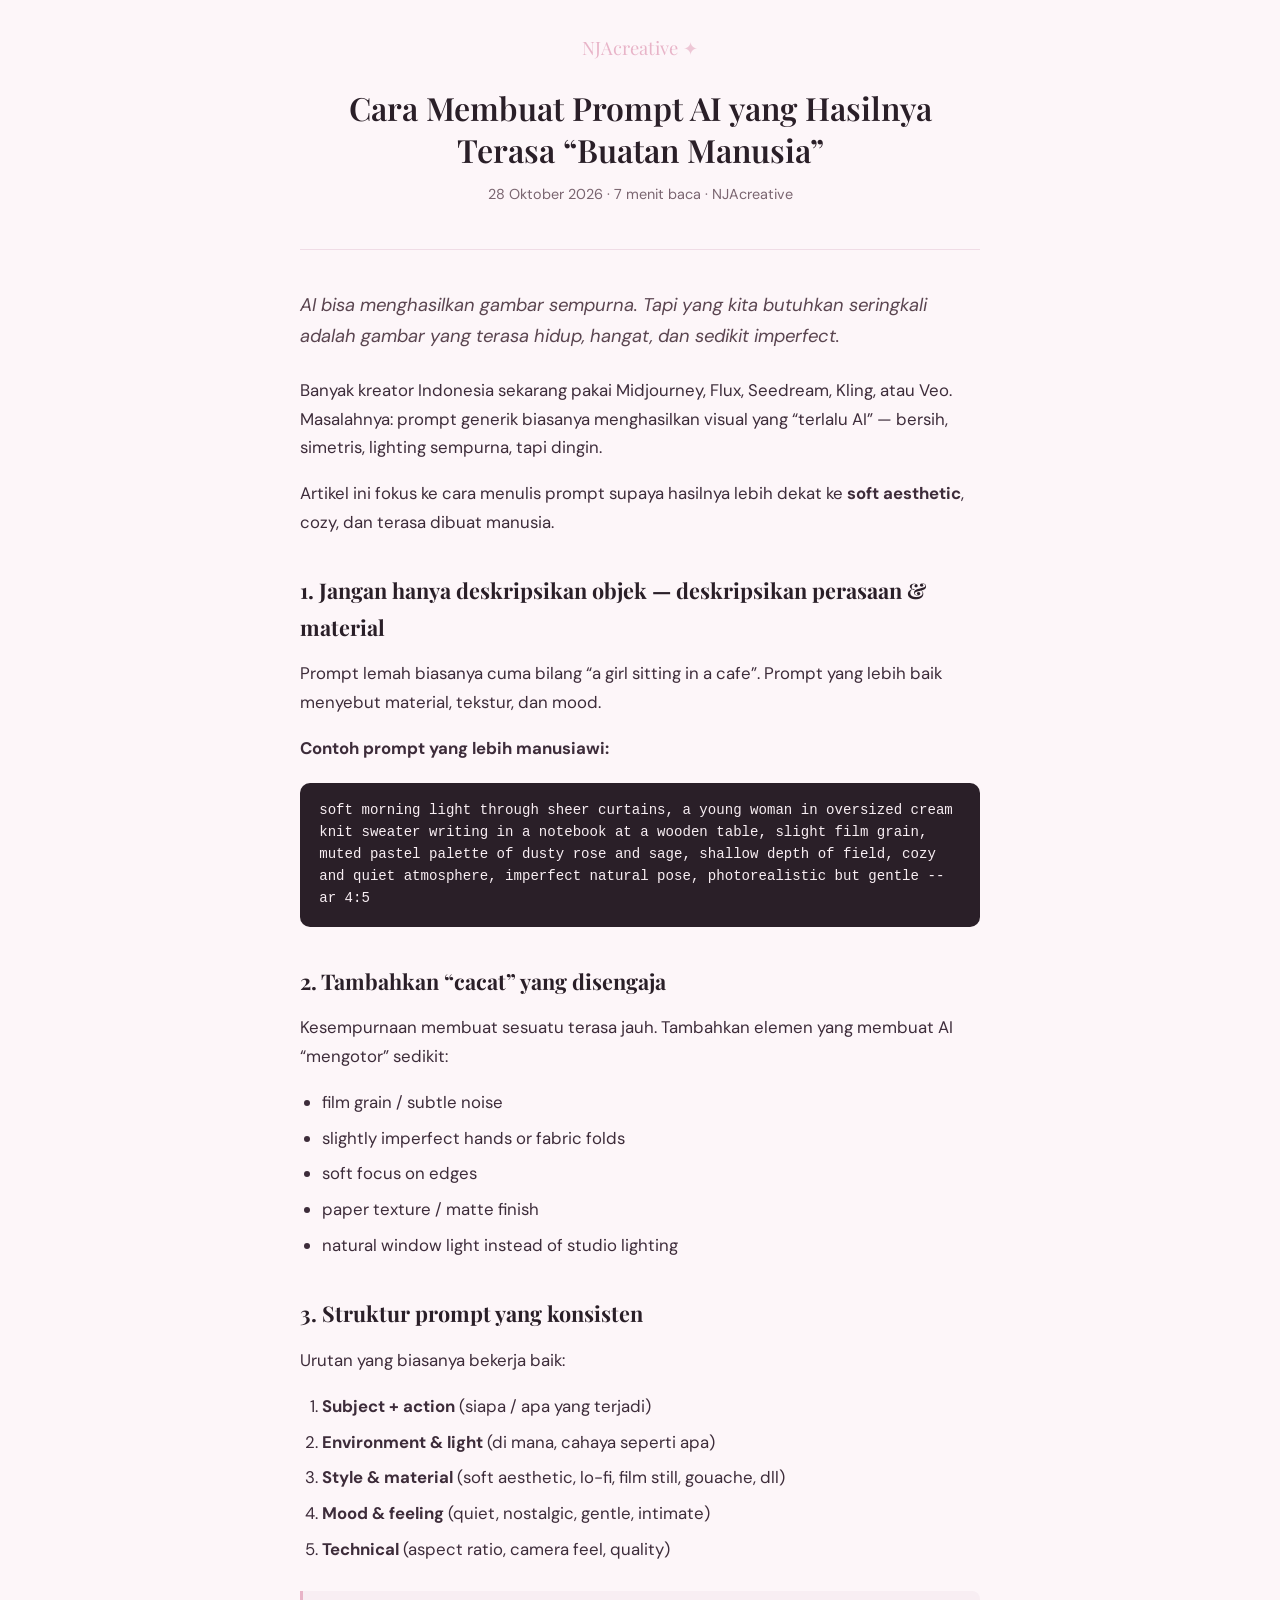
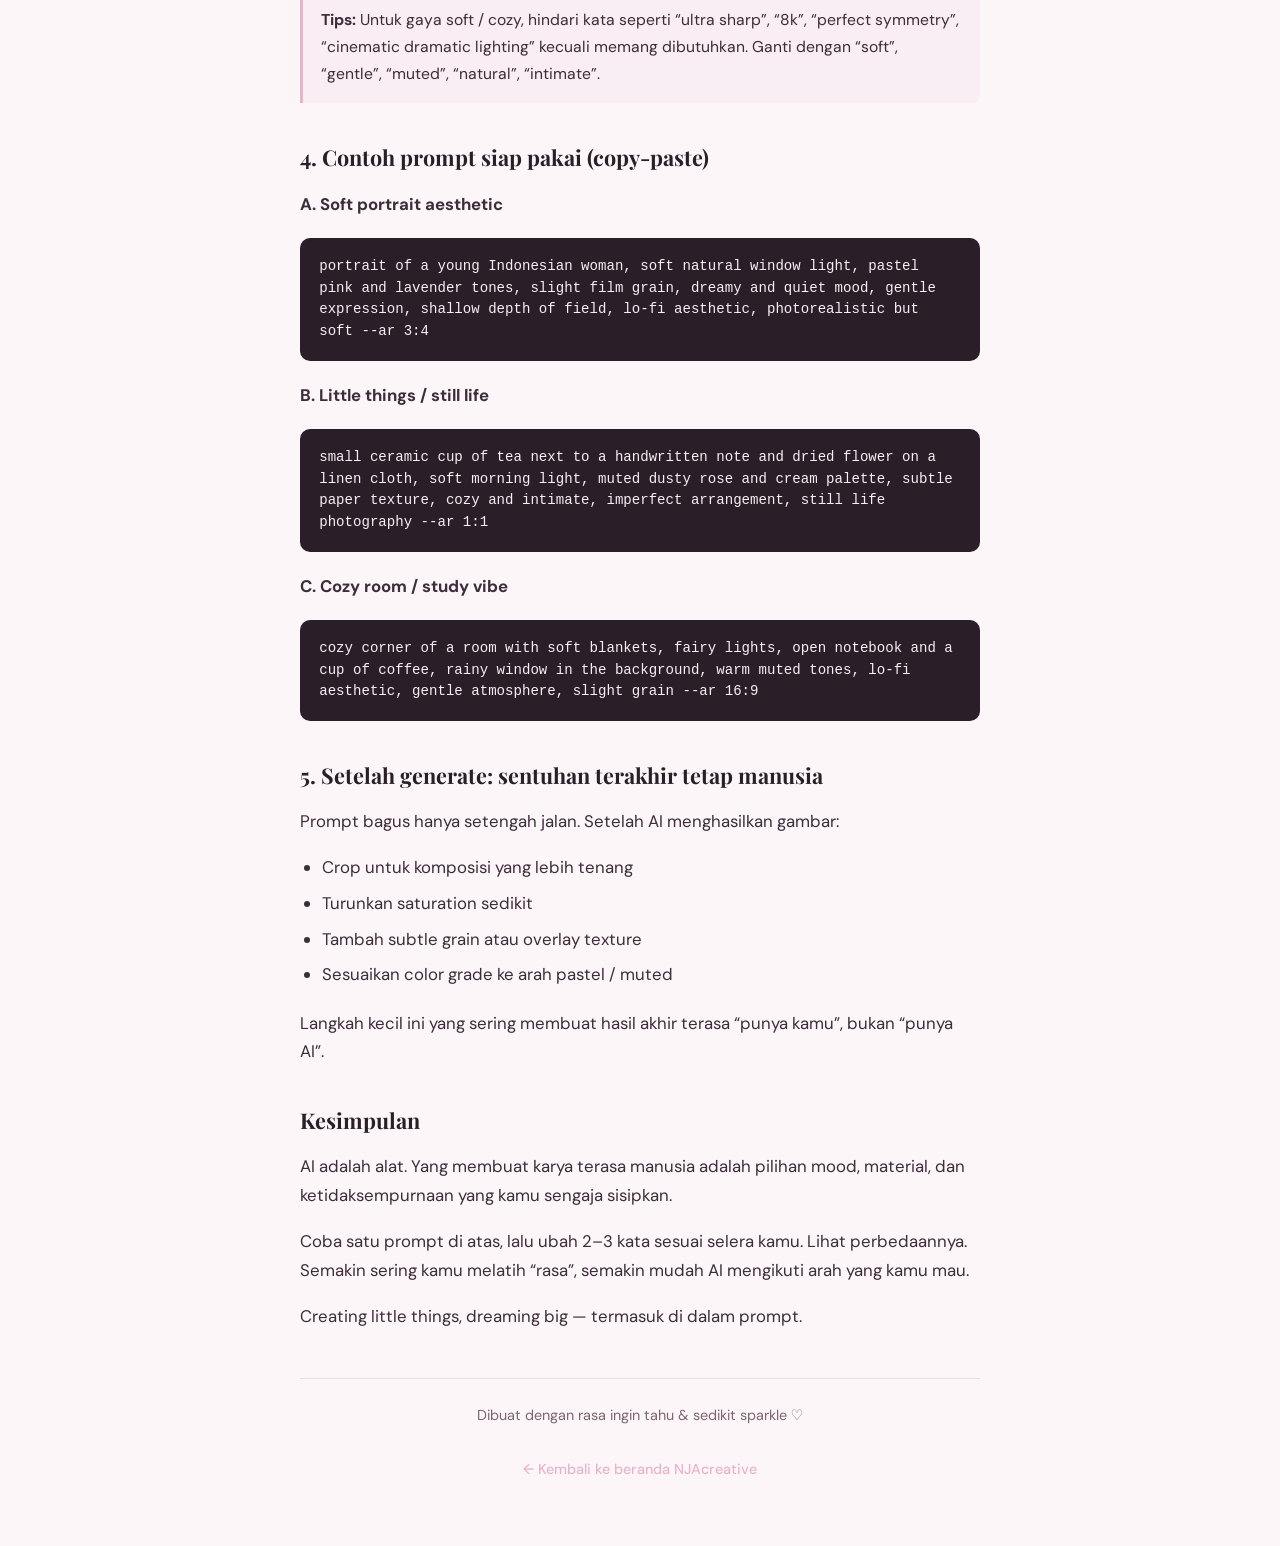
<file: articles/prompt-ai-terasa-manusia.html>
<!DOCTYPE html>
<html lang="id">
<head>
  <meta charset="UTF-8">
  <meta name="viewport" content="width=device-width, initial-scale=1.0">
  <title>Cara Membuat Prompt AI yang Hasilnya Terasa “Buatan Manusia” | NJAcreative</title>
  <meta name="description" content="Tips praktis menulis prompt AI (gambar &amp; video) agar hasilnya tidak kaku dan robotik. Fokus pada soft aesthetic, tekstur, dan perasaan manusiawi untuk kreator Indonesia 2026.">
  <meta name="keywords" content="prompt AI, Midjourney prompt, AI art Indonesia, soft aesthetic prompt, prompt engineering, kreator AI, NJAcreative">
  <meta name="robots" content="index, follow">
  <link rel="canonical" href="https://njacreatives.my.id/articles/prompt-ai-terasa-manusia.html">

  <meta property="og:type" content="article">
  <meta property="og:url" content="https://njacreatives.my.id/articles/prompt-ai-terasa-manusia.html">
  <meta property="og:title" content="Cara Membuat Prompt AI yang Hasilnya Terasa “Buatan Manusia”">
  <meta property="og:description" content="Tips praktis menulis prompt AI agar hasilnya tidak kaku dan robotik. Fokus soft aesthetic &amp; perasaan manusiawi.">
  <meta property="og:image" content="https://njacreatives.my.id/images/og-image.jpg">
  <meta property="og:site_name" content="NJAcreative">
  <meta property="article:published_time" content="2026-10-28">

  <meta name="twitter:card" content="summary_large_image">
  <meta name="twitter:title" content="Cara Membuat Prompt AI yang Hasilnya Terasa “Buatan Manusia”">
  <meta name="twitter:description" content="Tips praktis menulis prompt AI agar hasilnya tidak kaku dan robotik.">
  <meta name="twitter:image" content="https://njacreatives.my.id/images/og-image.jpg">

  <meta name="theme-color" content="#e8b4c8">
  <link rel="icon" type="image/x-icon" href="/favicon.ico">
  <link rel="apple-touch-icon" sizes="180x180" href="/images/apple-touch-icon.png">

  <link rel="preconnect" href="https://fonts.googleapis.com">
  <link rel="preconnect" href="https://fonts.gstatic.com" crossorigin>
  <link href="https://fonts.googleapis.com/css2?family=DM+Sans:wght@400;500;600&family=Playfair+Display:ital,wght@0,500;0,600;1,500;1,600&display=swap" rel="stylesheet">

  <style>
    :root {
      --pink: #e8b4c8;
      --lavender: #c9b8e8;
      --cream: #fdf6f9;
      --text: #3d2c3a;
      --muted: #7a6570;
    }
    * { box-sizing: border-box; margin: 0; padding: 0; }
    body {
      font-family: 'DM Sans', system-ui, sans-serif;
      background: var(--cream);
      color: var(--text);
      line-height: 1.7;
      font-size: 1.05rem;
    }
    .wrap {
      max-width: 720px;
      margin: 0 auto;
      padding: 2rem 1.25rem 4rem;
    }
    header {
      text-align: center;
      margin-bottom: 2.5rem;
      padding-bottom: 1.5rem;
      border-bottom: 1px solid #f0dce6;
    }
    .brand {
      font-family: 'Playfair Display', serif;
      font-size: 1.15rem;
      color: var(--pink);
      text-decoration: none;
      display: inline-block;
      margin-bottom: 1.5rem;
    }
    .brand span { opacity: 0.7; }
    h1 {
      font-family: 'Playfair Display', serif;
      font-size: clamp(1.55rem, 4vw, 2rem);
      font-weight: 600;
      line-height: 1.3;
      margin-bottom: 0.75rem;
      color: #2a1f28;
    }
    .meta {
      font-size: 0.9rem;
      color: var(--muted);
    }
    .lead {
      font-size: 1.15rem;
      color: #5a4550;
      margin: 1.75rem 0 1.5rem;
      font-style: italic;
    }
    h2 {
      font-family: 'Playfair Display', serif;
      font-size: 1.35rem;
      margin: 2.25rem 0 0.85rem;
      color: #2a1f28;
    }
    p { margin-bottom: 1.1rem; }
    ul, ol { margin: 0 0 1.25rem 1.4rem; }
    li { margin-bottom: 0.45rem; }
    .prompt-box {
      background: #2a1f28;
      color: #f8eef3;
      padding: 1.1rem 1.2rem;
      border-radius: 10px;
      font-family: ui-monospace, SFMono-Regular, Menlo, Monaco, Consolas, monospace;
      font-size: 0.88rem;
      line-height: 1.55;
      margin: 1.25rem 0;
      overflow-x: auto;
      white-space: pre-wrap;
    }
    .note {
      background: #f8eef3;
      border-left: 3px solid var(--pink);
      padding: 1rem 1.15rem;
      margin: 1.75rem 0;
      border-radius: 0 8px 8px 0;
      font-size: 0.98rem;
    }
    a { color: #b07a96; }
    a:hover { color: #8a5a72; }
    footer {
      margin-top: 3rem;
      padding-top: 1.5rem;
      border-top: 1px solid #f0dce6;
      text-align: center;
      font-size: 0.9rem;
      color: var(--muted);
    }
    footer a { text-decoration: none; }
    .back {
      display: inline-block;
      margin-top: 0.75rem;
      color: var(--pink);
      font-weight: 500;
    }
  </style>
</head>
<body>
  <div class="wrap">
    <header>
      <a class="brand" href="/">NJAcreative <span>✦</span></a>
      <h1>Cara Membuat Prompt AI yang Hasilnya Terasa “Buatan Manusia”</h1>
      <p class="meta">28 Oktober 2026 · 7 menit baca · NJAcreative</p>
    </header>

    <p class="lead">
      AI bisa menghasilkan gambar sempurna. Tapi yang kita butuhkan seringkali adalah gambar yang terasa hidup, hangat, dan sedikit imperfect.
    </p>

    <p>
      Banyak kreator Indonesia sekarang pakai Midjourney, Flux, Seedream, Kling, atau Veo. Masalahnya: prompt generik biasanya menghasilkan visual yang “terlalu AI” — bersih, simetris, lighting sempurna, tapi dingin.
    </p>
    <p>
      Artikel ini fokus ke cara menulis prompt supaya hasilnya lebih dekat ke <strong>soft aesthetic</strong>, cozy, dan terasa dibuat manusia.
    </p>

    <h2>1. Jangan hanya deskripsikan objek — deskripsikan perasaan &amp; material</h2>
    <p>
      Prompt lemah biasanya cuma bilang “a girl sitting in a cafe”. Prompt yang lebih baik menyebut material, tekstur, dan mood.
    </p>
    <p><strong>Contoh prompt yang lebih manusiawi:</strong></p>
    <div class="prompt-box">soft morning light through sheer curtains, a young woman in oversized cream knit sweater writing in a notebook at a wooden table, slight film grain, muted pastel palette of dusty rose and sage, shallow depth of field, cozy and quiet atmosphere, imperfect natural pose, photorealistic but gentle --ar 4:5</div>

    <h2>2. Tambahkan “cacat” yang disengaja</h2>
    <p>
      Kesempurnaan membuat sesuatu terasa jauh. Tambahkan elemen yang membuat AI “mengotor” sedikit:
    </p>
    <ul>
      <li>film grain / subtle noise</li>
      <li>slightly imperfect hands or fabric folds</li>
      <li>soft focus on edges</li>
      <li>paper texture / matte finish</li>
      <li>natural window light instead of studio lighting</li>
    </ul>

    <h2>3. Struktur prompt yang konsisten</h2>
    <p>Urutan yang biasanya bekerja baik:</p>
    <ol>
      <li><strong>Subject + action</strong> (siapa / apa yang terjadi)</li>
      <li><strong>Environment &amp; light</strong> (di mana, cahaya seperti apa)</li>
      <li><strong>Style &amp; material</strong> (soft aesthetic, lo-fi, film still, gouache, dll)</li>
      <li><strong>Mood &amp; feeling</strong> (quiet, nostalgic, gentle, intimate)</li>
      <li><strong>Technical</strong> (aspect ratio, camera feel, quality)</li>
    </ol>

    <div class="note">
      <strong>Tips:</strong> Untuk gaya soft / cozy, hindari kata seperti “ultra sharp”, “8k”, “perfect symmetry”, “cinematic dramatic lighting” kecuali memang dibutuhkan. Ganti dengan “soft”, “gentle”, “muted”, “natural”, “intimate”.
    </div>

    <h2>4. Contoh prompt siap pakai (copy-paste)</h2>
    <p><strong>A. Soft portrait aesthetic</strong></p>
    <div class="prompt-box">portrait of a young Indonesian woman, soft natural window light, pastel pink and lavender tones, slight film grain, dreamy and quiet mood, gentle expression, shallow depth of field, lo-fi aesthetic, photorealistic but soft --ar 3:4</div>

    <p><strong>B. Little things / still life</strong></p>
    <div class="prompt-box">small ceramic cup of tea next to a handwritten note and dried flower on a linen cloth, soft morning light, muted dusty rose and cream palette, subtle paper texture, cozy and intimate, imperfect arrangement, still life photography --ar 1:1</div>

    <p><strong>C. Cozy room / study vibe</strong></p>
    <div class="prompt-box">cozy corner of a room with soft blankets, fairy lights, open notebook and a cup of coffee, rainy window in the background, warm muted tones, lo-fi aesthetic, gentle atmosphere, slight grain --ar 16:9</div>

    <h2>5. Setelah generate: sentuhan terakhir tetap manusia</h2>
    <p>
      Prompt bagus hanya setengah jalan. Setelah AI menghasilkan gambar:
    </p>
    <ul>
      <li>Crop untuk komposisi yang lebih tenang</li>
      <li>Turunkan saturation sedikit</li>
      <li>Tambah subtle grain atau overlay texture</li>
      <li>Sesuaikan color grade ke arah pastel / muted</li>
    </ul>
    <p>
      Langkah kecil ini yang sering membuat hasil akhir terasa “punya kamu”, bukan “punya AI”.
    </p>

    <h2>Kesimpulan</h2>
    <p>
      AI adalah alat. Yang membuat karya terasa manusia adalah pilihan mood, material, dan ketidaksempurnaan yang kamu sengaja sisipkan.
    </p>
    <p>
      Coba satu prompt di atas, lalu ubah 2–3 kata sesuai selera kamu. Lihat perbedaannya. Semakin sering kamu melatih “rasa”, semakin mudah AI mengikuti arah yang kamu mau.
    </p>
    <p>
      Creating little things, dreaming big — termasuk di dalam prompt.
    </p>

    <footer>
      <p>Dibuat dengan rasa ingin tahu &amp; sedikit sparkle ♡</p>
      <a class="back" href="/">← Kembali ke beranda NJAcreative</a>
    </footer>
  </div>
</body>
</html>
</file>
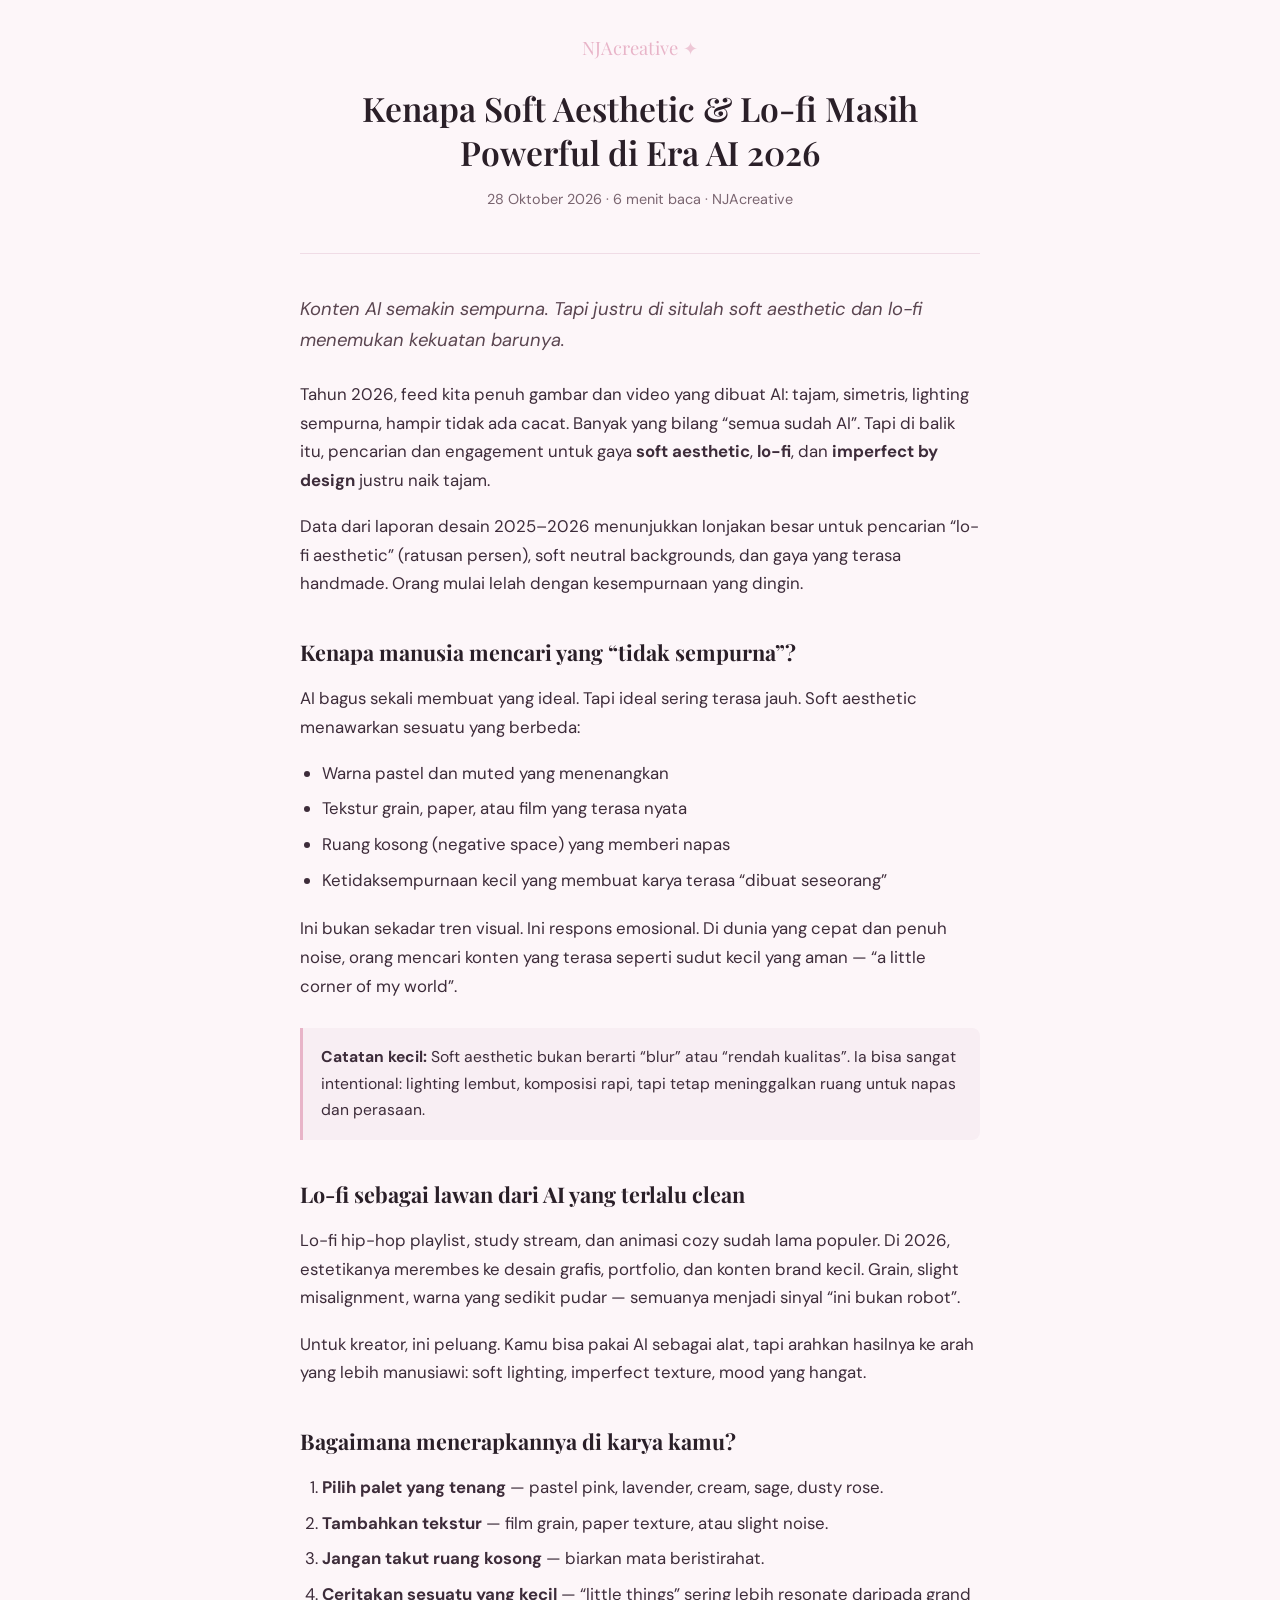
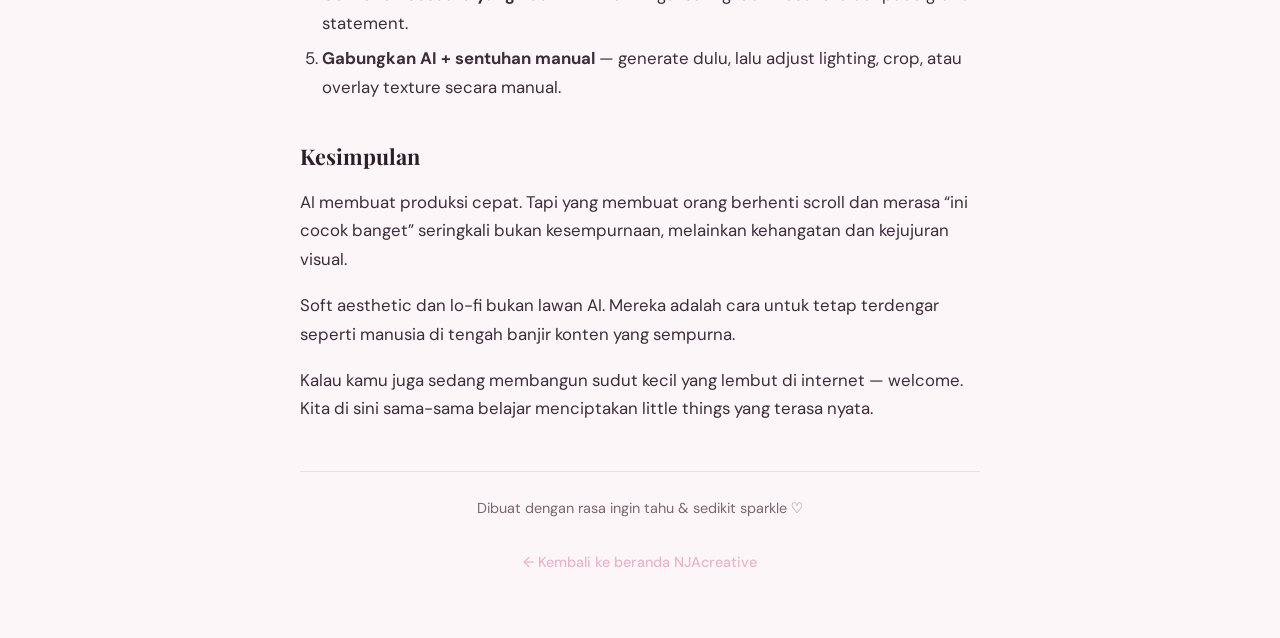
<file: articles/soft-aesthetic-era-ai-2026.html>
<!DOCTYPE html>
<html lang="id">
<head>
  <meta charset="UTF-8">
  <meta name="viewport" content="width=device-width, initial-scale=1.0">
  <title>Kenapa Soft Aesthetic & Lo-fi Masih Powerful di Era AI 2026 | NJAcreative</title>
  <meta name="description" content="Di tengah banjir konten AI yang sempurna, soft aesthetic dan lo-fi justru semakin dicari. Pelajari kenapa gaya visual yang lembut, imperfect, dan cozy tetap menang di 2026.">
  <meta name="keywords" content="soft aesthetic, lo-fi aesthetic, AI art 2026, desain imperfect, cozy content, kreator Indonesia, NJAcreative">
  <meta name="robots" content="index, follow">
  <link rel="canonical" href="https://njacreatives.my.id/articles/soft-aesthetic-era-ai-2026.html">

  <meta property="og:type" content="article">
  <meta property="og:url" content="https://njacreatives.my.id/articles/soft-aesthetic-era-ai-2026.html">
  <meta property="og:title" content="Kenapa Soft Aesthetic & Lo-fi Masih Powerful di Era AI 2026">
  <meta property="og:description" content="Di tengah banjir konten AI yang sempurna, soft aesthetic dan lo-fi justru semakin dicari.">
  <meta property="og:image" content="https://njacreatives.my.id/images/og-image.jpg">
  <meta property="og:site_name" content="NJAcreative">
  <meta property="article:published_time" content="2026-10-28">

  <meta name="twitter:card" content="summary_large_image">
  <meta name="twitter:title" content="Kenapa Soft Aesthetic & Lo-fi Masih Powerful di Era AI 2026">
  <meta name="twitter:description" content="Di tengah banjir konten AI yang sempurna, soft aesthetic dan lo-fi justru semakin dicari.">
  <meta name="twitter:image" content="https://njacreatives.my.id/images/og-image.jpg">

  <meta name="theme-color" content="#e8b4c8">
  <link rel="icon" type="image/x-icon" href="/favicon.ico">
  <link rel="apple-touch-icon" sizes="180x180" href="/images/apple-touch-icon.png">

  <link rel="preconnect" href="https://fonts.googleapis.com">
  <link rel="preconnect" href="https://fonts.gstatic.com" crossorigin>
  <link href="https://fonts.googleapis.com/css2?family=DM+Sans:wght@400;500;600&family=Playfair+Display:ital,wght@0,500;0,600;1,500;1,600&display=swap" rel="stylesheet">

  <style>
    :root {
      --pink: #e8b4c8;
      --lavender: #c9b8e8;
      --cream: #fdf6f9;
      --text: #3d2c3a;
      --muted: #7a6570;
    }
    * { box-sizing: border-box; margin: 0; padding: 0; }
    body {
      font-family: 'DM Sans', system-ui, sans-serif;
      background: var(--cream);
      color: var(--text);
      line-height: 1.7;
      font-size: 1.05rem;
    }
    .wrap {
      max-width: 720px;
      margin: 0 auto;
      padding: 2rem 1.25rem 4rem;
    }
    header {
      text-align: center;
      margin-bottom: 2.5rem;
      padding-bottom: 1.5rem;
      border-bottom: 1px solid #f0dce6;
    }
    .brand {
      font-family: 'Playfair Display', serif;
      font-size: 1.15rem;
      color: var(--pink);
      text-decoration: none;
      display: inline-block;
      margin-bottom: 1.5rem;
    }
    .brand span { opacity: 0.7; }
    h1 {
      font-family: 'Playfair Display', serif;
      font-size: clamp(1.6rem, 4vw, 2.1rem);
      font-weight: 600;
      line-height: 1.3;
      margin-bottom: 0.75rem;
      color: #2a1f28;
    }
    .meta {
      font-size: 0.9rem;
      color: var(--muted);
    }
    .lead {
      font-size: 1.15rem;
      color: #5a4550;
      margin: 1.75rem 0 1.5rem;
      font-style: italic;
    }
    h2 {
      font-family: 'Playfair Display', serif;
      font-size: 1.35rem;
      margin: 2.25rem 0 0.85rem;
      color: #2a1f28;
    }
    p { margin-bottom: 1.1rem; }
    ul, ol { margin: 0 0 1.25rem 1.4rem; }
    li { margin-bottom: 0.45rem; }
    .note {
      background: #f8eef3;
      border-left: 3px solid var(--pink);
      padding: 1rem 1.15rem;
      margin: 1.75rem 0;
      border-radius: 0 8px 8px 0;
      font-size: 0.98rem;
    }
    a { color: #b07a96; }
    a:hover { color: #8a5a72; }
    footer {
      margin-top: 3rem;
      padding-top: 1.5rem;
      border-top: 1px solid #f0dce6;
      text-align: center;
      font-size: 0.9rem;
      color: var(--muted);
    }
    footer a { text-decoration: none; }
    .back {
      display: inline-block;
      margin-top: 0.75rem;
      color: var(--pink);
      font-weight: 500;
    }
  </style>
</head>
<body>
  <div class="wrap">
    <header>
      <a class="brand" href="/">NJAcreative <span>✦</span></a>
      <h1>Kenapa Soft Aesthetic &amp; Lo-fi Masih Powerful di Era AI 2026</h1>
      <p class="meta">28 Oktober 2026 · 6 menit baca · NJAcreative</p>
    </header>

    <p class="lead">
      Konten AI semakin sempurna. Tapi justru di situlah soft aesthetic dan lo-fi menemukan kekuatan barunya.
    </p>

    <p>
      Tahun 2026, feed kita penuh gambar dan video yang dibuat AI: tajam, simetris, lighting sempurna, hampir tidak ada cacat. Banyak yang bilang “semua sudah AI”. Tapi di balik itu, pencarian dan engagement untuk gaya <strong>soft aesthetic</strong>, <strong>lo-fi</strong>, dan <strong>imperfect by design</strong> justru naik tajam.
    </p>

    <p>
      Data dari laporan desain 2025–2026 menunjukkan lonjakan besar untuk pencarian “lo-fi aesthetic” (ratusan persen), soft neutral backgrounds, dan gaya yang terasa handmade. Orang mulai lelah dengan kesempurnaan yang dingin.
    </p>

    <h2>Kenapa manusia mencari yang “tidak sempurna”?</h2>
    <p>
      AI bagus sekali membuat yang ideal. Tapi ideal sering terasa jauh. Soft aesthetic menawarkan sesuatu yang berbeda:
    </p>
    <ul>
      <li>Warna pastel dan muted yang menenangkan</li>
      <li>Tekstur grain, paper, atau film yang terasa nyata</li>
      <li>Ruang kosong (negative space) yang memberi napas</li>
      <li>Ketidaksempurnaan kecil yang membuat karya terasa “dibuat seseorang”</li>
    </ul>
    <p>
      Ini bukan sekadar tren visual. Ini respons emosional. Di dunia yang cepat dan penuh noise, orang mencari konten yang terasa seperti sudut kecil yang aman — “a little corner of my world”.
    </p>

    <div class="note">
      <strong>Catatan kecil:</strong> Soft aesthetic bukan berarti “blur” atau “rendah kualitas”. Ia bisa sangat intentional: lighting lembut, komposisi rapi, tapi tetap meninggalkan ruang untuk napas dan perasaan.
    </div>

    <h2>Lo-fi sebagai lawan dari AI yang terlalu clean</h2>
    <p>
      Lo-fi hip-hop playlist, study stream, dan animasi cozy sudah lama populer. Di 2026, estetikanya merembes ke desain grafis, portfolio, dan konten brand kecil. Grain, slight misalignment, warna yang sedikit pudar — semuanya menjadi sinyal “ini bukan robot”.
    </p>
    <p>
      Untuk kreator, ini peluang. Kamu bisa pakai AI sebagai alat, tapi arahkan hasilnya ke arah yang lebih manusiawi: soft lighting, imperfect texture, mood yang hangat.
    </p>

    <h2>Bagaimana menerapkannya di karya kamu?</h2>
    <ol>
      <li><strong>Pilih palet yang tenang</strong> — pastel pink, lavender, cream, sage, dusty rose.</li>
      <li><strong>Tambahkan tekstur</strong> — film grain, paper texture, atau slight noise.</li>
      <li><strong>Jangan takut ruang kosong</strong> — biarkan mata beristirahat.</li>
      <li><strong>Ceritakan sesuatu yang kecil</strong> — “little things” sering lebih resonate daripada grand statement.</li>
      <li><strong>Gabungkan AI + sentuhan manual</strong> — generate dulu, lalu adjust lighting, crop, atau overlay texture secara manual.</li>
    </ol>

    <h2>Kesimpulan</h2>
    <p>
      AI membuat produksi cepat. Tapi yang membuat orang berhenti scroll dan merasa “ini cocok banget” seringkali bukan kesempurnaan, melainkan kehangatan dan kejujuran visual.
    </p>
    <p>
      Soft aesthetic dan lo-fi bukan lawan AI. Mereka adalah cara untuk tetap terdengar seperti manusia di tengah banjir konten yang sempurna.
    </p>
    <p>
      Kalau kamu juga sedang membangun sudut kecil yang lembut di internet — welcome. Kita di sini sama-sama belajar menciptakan little things yang terasa nyata.
    </p>

    <footer>
      <p>Dibuat dengan rasa ingin tahu &amp; sedikit sparkle ♡</p>
      <a class="back" href="/">← Kembali ke beranda NJAcreative</a>
    </footer>
  </div>
</body>
</html>
</file>
<file: css/main.css>
/* =====================================================
   NJAcreative — A Playground of Ideas
   Color palette: Cream, Sage, Strawberry, Butter, Peach, Lavender
   ===================================================== */

:root {
  /* Light theme (default) */
  --cream: #F7F0E8;
  --cream-dark: #EDE4D8;
  --sage: #A8C5A0;
  --sage-deep: #7FA37A;
  --strawberry: #E8A0B0;
  --strawberry-deep: #D47A90;
  --butter: #F5D78E;
  --peach: #F2C4A0;
  --lavender: #C5B4E3;
  --lavender-deep: #9B8BC7;
  --ink: #3D3530;
  --ink-soft: #6B5E56;
  --paper: #FFFBF7;
  --card: #FFFFFF;
  --shadow: rgba(61, 53, 48, 0.08);
  --shadow-strong: rgba(61, 53, 48, 0.14);
  --border: rgba(61, 53, 48, 0.1);
  --radius: 20px;
  --radius-sm: 12px;
  --radius-lg: 28px;
  --font-body: "DM Sans", system-ui, sans-serif;
  --font-display: "Playfair Display", Georgia, serif;
  --nav-h: 72px;
  --transition: 0.28s cubic-bezier(0.4, 0, 0.2, 1);
}

[data-theme="dark"] {
  --cream: #2A2522;
  --cream-dark: #1F1B19;
  --sage: #7FA37A;
  --sage-deep: #A8C5A0;
  --strawberry: #D47A90;
  --strawberry-deep: #E8A0B0;
  --butter: #C9A84C;
  --peach: #C99570;
  --lavender: #9B8BC7;
  --lavender-deep: #C5B4E3;
  --ink: #F5EDE6;
  --ink-soft: #C9BDB4;
  --paper: #322C28;
  --card: #3A332F;
  --shadow: rgba(0, 0, 0, 0.3);
  --shadow-strong: rgba(0, 0, 0, 0.45);
  --border: rgba(245, 237, 230, 0.12);
}

/* Reset & Base */
*, *::before, *::after { box-sizing: border-box; margin: 0; padding: 0; }
html { scroll-behavior: smooth; scroll-padding-top: var(--nav-h); }
body {
  font-family: var(--font-body);
  background: var(--cream);
  color: var(--ink);
  line-height: 1.6;
  overflow-x: hidden;
  transition: background var(--transition), color var(--transition);
}
img { max-width: 100%; height: auto; display: block; }
a { color: inherit; text-decoration: none; }
button { font-family: inherit; cursor: pointer; border: none; background: none; }
ul, ol { list-style: none; }

/* Reduced motion */
@media (prefers-reduced-motion: reduce) {
  *, *::before, *::after {
    animation-duration: 0.01ms !important;
    animation-iteration-count: 1 !important;
    transition-duration: 0.01ms !important;
  }
  html { scroll-behavior: auto; }
}

/* Custom cursor (desktop only) */
@media (hover: hover) and (pointer: fine) {
  body { cursor: none; }
  a, button, [role="button"], input, textarea, .card, .project-card, .store-card {
    cursor: none;
  }
}
.cursor-dot, .cursor-ring {
  position: fixed;
  top: 0; left: 0;
  pointer-events: none;
  z-index: 9999;
  border-radius: 50%;
  transform: translate(-50%, -50%);
  transition: width 0.15s, height 0.15s, background 0.15s;
}
.cursor-dot {
  width: 8px; height: 8px;
  background: var(--strawberry);
  mix-blend-mode: multiply;
}
.cursor-ring {
  width: 36px; height: 36px;
  border: 1.5px solid var(--strawberry);
  opacity: 0.6;
  transition: width 0.2s, height 0.2s, opacity 0.2s;
}
.cursor-ring.hover {
  width: 52px; height: 52px;
  opacity: 0.9;
  border-color: var(--lavender);
}
[data-theme="dark"] .cursor-dot { mix-blend-mode: screen; }

/* Progress bar */
.progress-bar {
  position: fixed;
  top: 0; left: 0;
  height: 3px;
  width: 0%;
  background: linear-gradient(90deg, var(--strawberry), var(--lavender), var(--sage));
  z-index: 10000;
  transition: width 0.1s linear;
}

/* Loading screen */
.loader {
  position: fixed;
  inset: 0;
  background: var(--cream);
  display: flex;
  flex-direction: column;
  align-items: center;
  justify-content: center;
  z-index: 10001;
  transition: opacity 0.5s, visibility 0.5s;
}
.loader.hidden { opacity: 0; visibility: hidden; pointer-events: none; }
.loader-flower {
  font-size: 3rem;
  animation: spin-soft 2s ease-in-out infinite;
}
.loader p {
  margin-top: 1rem;
  font-size: 0.95rem;
  color: var(--ink-soft);
  letter-spacing: 0.04em;
}
@keyframes spin-soft {
  0%, 100% { transform: rotate(-8deg) scale(1); }
  50% { transform: rotate(8deg) scale(1.1); }
}

/* Ambient background */
.ambient {
  position: fixed;
  border-radius: 50%;
  filter: blur(80px);
  opacity: 0.35;
  pointer-events: none;
  z-index: 0;
}
.ambient-one {
  width: 420px; height: 420px;
  background: var(--strawberry);
  top: -10%; right: -5%;
  animation: float-slow 18s ease-in-out infinite;
}
.ambient-two {
  width: 380px; height: 380px;
  background: var(--sage);
  bottom: 10%; left: -8%;
  animation: float-slow 22s ease-in-out infinite reverse;
}
.ambient-three {
  width: 280px; height: 280px;
  background: var(--lavender);
  top: 40%; left: 30%;
  opacity: 0.2;
  animation: float-slow 25s ease-in-out infinite;
}
@keyframes float-slow {
  0%, 100% { transform: translate(0, 0); }
  50% { transform: translate(30px, -20px); }
}

/* Navigation */
.nav {
  position: fixed;
  top: 0; left: 0; right: 0;
  height: var(--nav-h);
  display: flex;
  align-items: center;
  justify-content: space-between;
  padding: 0 1.5rem;
  background: color-mix(in srgb, var(--cream) 85%, transparent);
  backdrop-filter: blur(12px);
  border-bottom: 1px solid var(--border);
  z-index: 1000;
  transition: background var(--transition);
}
.brand {
  font-family: var(--font-display);
  font-size: 1.25rem;
  font-weight: 600;
  letter-spacing: -0.02em;
}
.brand span { color: var(--strawberry); margin-left: 2px; }

.nav-links {
  display: none;
  gap: 0.15rem;
  align-items: center;
}
.nav-links a {
  padding: 0.45rem 0.85rem;
  font-size: 0.88rem;
  font-weight: 500;
  color: var(--ink-soft);
  border-radius: 999px;
  transition: color var(--transition), background var(--transition);
}
.nav-links a:hover,
.nav-links a.active {
  color: var(--ink);
  background: color-mix(in srgb, var(--strawberry) 15%, transparent);
}

.nav-actions {
  display: flex;
  align-items: center;
  gap: 0.5rem;
}
.icon-btn {
  width: 40px; height: 40px;
  display: grid;
  place-items: center;
  border-radius: 50%;
  color: var(--ink-soft);
  transition: background var(--transition), color var(--transition);
  font-size: 1.1rem;
}
.icon-btn:hover {
  background: color-mix(in srgb, var(--sage) 20%, transparent);
  color: var(--ink);
}
.menu-toggle {
  display: flex;
  width: 44px; height: 44px;
  align-items: center;
  justify-content: center;
  border-radius: var(--radius-sm);
  font-size: 0.85rem;
  font-weight: 600;
  letter-spacing: 0.04em;
  color: var(--ink);
  background: var(--card);
  box-shadow: 0 2px 10px var(--shadow);
}
@media (min-width: 960px) {
  .nav-links { display: flex; }
  .menu-toggle { display: none; }
  .nav { padding: 0 2.5rem; }
}

/* Mobile menu */
.mobile-menu {
  position: fixed;
  inset: 0;
  background: color-mix(in srgb, var(--cream) 96%, transparent);
  backdrop-filter: blur(16px);
  z-index: 999;
  display: flex;
  flex-direction: column;
  align-items: center;
  justify-content: center;
  gap: 0.5rem;
  opacity: 0;
  visibility: hidden;
  transition: opacity 0.3s, visibility 0.3s;
}
.mobile-menu.open { opacity: 1; visibility: visible; }
.mobile-menu a {
  font-family: var(--font-display);
  font-size: 1.6rem;
  padding: 0.6rem 1.2rem;
  color: var(--ink);
  transition: color 0.2s;
}
.mobile-menu a:hover { color: var(--strawberry-deep); }
.mobile-close {
  position: absolute;
  top: 1.2rem; right: 1.2rem;
  font-size: 1.8rem;
  width: 48px; height: 48px;
  display: grid;
  place-items: center;
}

/* Sections common */
section {
  position: relative;
  z-index: 1;
  padding: 4.5rem 1.5rem;
}
@media (min-width: 768px) {
  section { padding: 5.5rem 2.5rem; }
}
.section-inner {
  max-width: 1100px;
  margin: 0 auto;
}
.eyebrow {
  font-size: 0.82rem;
  letter-spacing: 0.08em;
  text-transform: uppercase;
  color: var(--strawberry-deep);
  font-weight: 500;
  margin-bottom: 0.6rem;
}
.section-heading {
  text-align: center;
  margin-bottom: 2.8rem;
}
.section-heading h2 {
  font-family: var(--font-display);
  font-size: clamp(1.8rem, 4vw, 2.6rem);
  font-weight: 600;
  line-height: 1.25;
  letter-spacing: -0.02em;
}
.section-heading h2 em {
  font-style: italic;
  color: var(--strawberry-deep);
}
.section-heading p {
  margin-top: 0.75rem;
  color: var(--ink-soft);
  max-width: 480px;
  margin-left: auto;
  margin-right: auto;
}

/* Buttons */
.btn {
  display: inline-flex;
  align-items: center;
  gap: 0.4rem;
  padding: 0.75rem 1.4rem;
  border-radius: 999px;
  font-size: 0.92rem;
  font-weight: 500;
  transition: transform 0.2s, box-shadow 0.2s, background 0.2s;
}
.btn:hover { transform: translateY(-2px); }
.btn.primary {
  background: var(--strawberry);
  color: #fff;
  box-shadow: 0 4px 16px color-mix(in srgb, var(--strawberry) 40%, transparent);
}
.btn.primary:hover {
  background: var(--strawberry-deep);
  box-shadow: 0 6px 20px color-mix(in srgb, var(--strawberry) 50%, transparent);
}
.btn.ghost {
  background: transparent;
  border: 1.5px solid var(--border);
  color: var(--ink);
}
.btn.ghost:hover {
  border-color: var(--sage);
  background: color-mix(in srgb, var(--sage) 12%, transparent);
}
.btn.sage {
  background: var(--sage);
  color: #fff;
}
.btn.sage:hover { background: var(--sage-deep); }

/* Reveal animation */
.reveal {
  opacity: 0;
  transform: translateY(24px);
  transition: opacity 0.7s ease, transform 0.7s ease;
}
.reveal.visible {
  opacity: 1;
  transform: translateY(0);
}

/* ========== HERO ========== */
.hero {
  min-height: calc(100vh - var(--nav-h));
  display: grid;
  align-items: center;
  gap: 2.5rem;
  padding-top: calc(var(--nav-h) + 2rem);
  padding-bottom: 3rem;
}
@media (min-width: 900px) {
  .hero {
    grid-template-columns: 1fr 1fr;
    gap: 3rem;
    padding-left: 2.5rem;
    padding-right: 2.5rem;
  }
}
.hero-copy h1 {
  font-family: var(--font-display);
  font-size: clamp(2.2rem, 5.5vw, 3.4rem);
  font-weight: 600;
  line-height: 1.2;
  letter-spacing: -0.03em;
  margin: 0.5rem 0 1.2rem;
}
.hero-copy h1 em {
  font-style: italic;
  color: var(--strawberry-deep);
}
.hero-text {
  color: var(--ink-soft);
  font-size: 1.05rem;
  max-width: 420px;
  margin-bottom: 1.8rem;
}
.hero-actions {
  display: flex;
  flex-wrap: wrap;
  gap: 0.8rem;
}

.hero-visual {
  position: relative;
  display: flex;
  flex-direction: column;
  align-items: center;
}
.photo-frame {
  position: relative;
  width: min(100%, 380px);
  aspect-ratio: 1;
  border-radius: var(--radius-lg);
  overflow: hidden;
  box-shadow: 0 20px 50px var(--shadow-strong);
  background: var(--cream-dark);
}
.slider { position: relative; width: 100%; height: 100%; }
.slide {
  position: absolute;
  inset: 0;
  width: 100%; height: 100%;
  object-fit: cover;
  opacity: 0;
  transition: opacity 0.8s ease;
}
.slide.active { opacity: 1; }
.soft-glow {
  position: absolute;
  inset: -20%;
  background: radial-gradient(circle, color-mix(in srgb, var(--butter) 40%, transparent), transparent 70%);
  pointer-events: none;
  z-index: -1;
}
.tape {
  position: absolute;
  width: 70px; height: 22px;
  background: color-mix(in srgb, var(--butter) 70%, transparent);
  opacity: 0.85;
  z-index: 2;
}
.tape-one { top: 12px; left: 18px; transform: rotate(-8deg); }
.tape-two { top: 18px; right: 22px; transform: rotate(12deg); }
.scribble {
  position: absolute;
  bottom: 18px; left: 18px;
  font-family: var(--font-display);
  font-style: italic;
  font-size: 1.1rem;
  color: #fff;
  text-shadow: 0 2px 8px rgba(0,0,0,0.25);
  line-height: 1.3;
  z-index: 2;
}
.floating-note {
  position: absolute;
  top: -12px; right: -8px;
  background: var(--card);
  padding: 0.7rem 1rem;
  border-radius: var(--radius-sm);
  font-size: 0.78rem;
  line-height: 1.4;
  box-shadow: 0 8px 24px var(--shadow);
  transform: rotate(4deg);
  z-index: 3;
  max-width: 130px;
}
.floating-flower {
  position: absolute;
  bottom: 40px; right: -10px;
  font-size: 2rem;
  animation: bob 3s ease-in-out infinite;
  z-index: 3;
}
@keyframes bob {
  0%, 100% { transform: translateY(0) rotate(-5deg); }
  50% { transform: translateY(-10px) rotate(5deg); }
}
.photo-decoration {
  position: absolute;
  font-size: 1.4rem;
  z-index: 4;
  animation: bob 4s ease-in-out infinite;
}
.flower-one { top: 20%; left: -15px; }
.star-one { top: 8%; right: 10%; animation-delay: 0.5s; }
.slider-controls {
  display: flex;
  align-items: center;
  gap: 1rem;
  margin-top: 1.2rem;
}
.slider-controls button {
  width: 40px; height: 40px;
  border-radius: 50%;
  background: var(--card);
  box-shadow: 0 2px 10px var(--shadow);
  font-size: 1rem;
  color: var(--ink);
  transition: background 0.2s;
}
.slider-controls button:hover { background: var(--sage); color: #fff; }
.dots { display: flex; gap: 6px; }
.dot {
  width: 8px; height: 8px;
  border-radius: 50%;
  background: var(--border);
  transition: background 0.2s, transform 0.2s;
}
.dot.active {
  background: var(--strawberry);
  transform: scale(1.25);
}

/* ========== JOURNEY ========== */
.journey-section { background: color-mix(in srgb, var(--sage) 8%, var(--cream)); }
.journey-grid {
  display: grid;
  gap: 1.25rem;
}
@media (min-width: 700px) {
  .journey-grid { grid-template-columns: repeat(3, 1fr); }
}
.journey-card {
  background: var(--card);
  border-radius: var(--radius);
  padding: 1.8rem 1.5rem;
  box-shadow: 0 8px 28px var(--shadow);
  border: 1px solid var(--border);
  transition: transform 0.3s, box-shadow 0.3s;
  position: relative;
  overflow: hidden;
}
.journey-card:hover {
  transform: translateY(-6px);
  box-shadow: 0 14px 36px var(--shadow-strong);
}
.journey-card.featured {
  border-color: color-mix(in srgb, var(--strawberry) 40%, transparent);
}
.journey-card span {
  display: inline-block;
  font-size: 0.75rem;
  font-weight: 600;
  letter-spacing: 0.06em;
  color: var(--sage-deep);
  margin-bottom: 0.8rem;
}
.journey-card h3 {
  font-family: var(--font-display);
  font-size: 1.35rem;
  margin-bottom: 0.6rem;
}
.journey-card p { color: var(--ink-soft); font-size: 0.95rem; }
.journey-card .expand-btn {
  margin-top: 1rem;
  font-size: 0.82rem;
  color: var(--strawberry-deep);
  font-weight: 500;
}
.journey-extra {
  max-height: 0;
  overflow: hidden;
  transition: max-height 0.4s ease;
  color: var(--ink-soft);
  font-size: 0.9rem;
}
.journey-card.open .journey-extra { max-height: 200px; margin-top: 0.8rem; }

/* ========== ARCHIVE ========== */
.archive-section {}
.archive-controls {
  display: flex;
  flex-wrap: wrap;
  gap: 0.75rem;
  margin-bottom: 2rem;
  align-items: center;
  justify-content: center;
}
.search-box {
  position: relative;
  flex: 1;
  min-width: 200px;
  max-width: 280px;
}
.search-box input {
  width: 100%;
  padding: 0.7rem 1rem 0.7rem 2.4rem;
  border-radius: 999px;
  border: 1.5px solid var(--border);
  background: var(--card);
  color: var(--ink);
  font-size: 0.9rem;
  outline: none;
  transition: border-color 0.2s;
}
.search-box input:focus { border-color: var(--sage); }
.search-box::before {
  content: "⌕";
  position: absolute;
  left: 0.9rem;
  top: 50%;
  transform: translateY(-50%);
  color: var(--ink-soft);
  font-size: 1rem;
}
.filter-pills {
  display: flex;
  flex-wrap: wrap;
  gap: 0.4rem;
  justify-content: center;
}
.filter-pill {
  padding: 0.45rem 0.95rem;
  border-radius: 999px;
  font-size: 0.82rem;
  font-weight: 500;
  background: var(--card);
  border: 1.5px solid var(--border);
  color: var(--ink-soft);
  transition: all 0.2s;
}
.filter-pill:hover,
.filter-pill.active {
  background: var(--sage);
  border-color: var(--sage);
  color: #fff;
}
.projects-grid {
  display: grid;
  gap: 1.25rem;
  grid-template-columns: repeat(auto-fill, minmax(260px, 1fr));
}
.project-card {
  background: var(--card);
  border-radius: var(--radius);
  overflow: hidden;
  box-shadow: 0 6px 22px var(--shadow);
  border: 1px solid var(--border);
  transition: transform 0.3s, box-shadow 0.3s;
  cursor: pointer;
}
.project-card:hover {
  transform: translateY(-5px);
  box-shadow: 0 12px 32px var(--shadow-strong);
}
.project-thumb {
  aspect-ratio: 4/3;
  background: linear-gradient(135deg, var(--cream-dark), color-mix(in srgb, var(--lavender) 30%, var(--cream)));
  display: grid;
  place-items: center;
  font-size: 2.5rem;
  overflow: hidden;
}
.project-thumb img {
  width: 100%; height: 100%;
  object-fit: cover;
}
.project-body { padding: 1.2rem 1.3rem 1.4rem; }
.project-cat {
  font-size: 0.72rem;
  text-transform: uppercase;
  letter-spacing: 0.06em;
  color: var(--sage-deep);
  font-weight: 600;
  margin-bottom: 0.35rem;
}
.project-body h3 {
  font-family: var(--font-display);
  font-size: 1.15rem;
  margin-bottom: 0.4rem;
}
.project-body p {
  font-size: 0.88rem;
  color: var(--ink-soft);
  display: -webkit-box;
  -webkit-line-clamp: 2;
  -webkit-box-orient: vertical;
  overflow: hidden;
}

/* Modal */
.modal-backdrop {
  position: fixed;
  inset: 0;
  background: rgba(40, 30, 25, 0.55);
  backdrop-filter: blur(6px);
  z-index: 2000;
  display: flex;
  align-items: center;
  justify-content: center;
  padding: 1.5rem;
  opacity: 0;
  visibility: hidden;
  transition: opacity 0.3s, visibility 0.3s;
}
.modal-backdrop.open { opacity: 1; visibility: visible; }
.modal {
  background: var(--card);
  border-radius: var(--radius-lg);
  max-width: 560px;
  width: 100%;
  max-height: 85vh;
  overflow-y: auto;
  padding: 2rem 1.8rem;
  position: relative;
  box-shadow: 0 24px 60px rgba(0,0,0,0.2);
  transform: translateY(20px) scale(0.97);
  transition: transform 0.3s;
}
.modal-backdrop.open .modal { transform: translateY(0) scale(1); }
.modal-close {
  position: absolute;
  top: 1rem; right: 1rem;
  width: 36px; height: 36px;
  border-radius: 50%;
  background: var(--cream-dark);
  font-size: 1.3rem;
  display: grid;
  place-items: center;
  color: var(--ink);
}
.modal h2 {
  font-family: var(--font-display);
  font-size: 1.5rem;
  margin-bottom: 0.5rem;
  padding-right: 2rem;
}
.modal-meta {
  display: flex;
  flex-wrap: wrap;
  gap: 0.5rem;
  margin-bottom: 1rem;
  font-size: 0.82rem;
  color: var(--ink-soft);
}
.modal-meta span {
  background: color-mix(in srgb, var(--sage) 15%, transparent);
  padding: 0.25rem 0.6rem;
  border-radius: 999px;
}
.modal p { color: var(--ink-soft); margin-bottom: 1rem; font-size: 0.95rem; }
.modal-tools {
  display: flex;
  flex-wrap: wrap;
  gap: 0.4rem;
  margin-bottom: 1rem;
}
.modal-tools span {
  font-size: 0.78rem;
  padding: 0.3rem 0.7rem;
  background: var(--cream-dark);
  border-radius: 999px;
}
.modal-gallery {
  display: grid;
  grid-template-columns: repeat(auto-fill, minmax(120px, 1fr));
  gap: 0.6rem;
  margin-top: 1rem;
}
.modal-gallery img {
  border-radius: var(--radius-sm);
  aspect-ratio: 1;
  object-fit: cover;
}

/* ========== INSPIRATION LAB ========== */
.inspiration-section {
  background: color-mix(in srgb, var(--lavender) 10%, var(--cream));
}
.inspo-filters {
  display: flex;
  flex-wrap: wrap;
  gap: 0.4rem;
  justify-content: center;
  margin-bottom: 2rem;
}
.inspo-grid {
  display: grid;
  gap: 1.2rem;
  grid-template-columns: repeat(auto-fill, minmax(240px, 1fr));
}
.inspo-card {
  background: var(--card);
  border-radius: var(--radius);
  padding: 1.4rem;
  box-shadow: 0 6px 20px var(--shadow);
  border: 1px solid var(--border);
  transition: transform 0.25s;
}
.inspo-card:hover { transform: translateY(-4px); }
.inspo-card h3 {
  font-family: var(--font-display);
  font-size: 1.1rem;
  margin-bottom: 0.8rem;
}
.color-row {
  display: flex;
  gap: 0.4rem;
  flex-wrap: wrap;
  margin-bottom: 0.8rem;
}
.swatch {
  width: 40px; height: 40px;
  border-radius: 10px;
  border: 2px solid var(--border);
  cursor: pointer;
  position: relative;
  transition: transform 0.2s;
}
.swatch:hover { transform: scale(1.12); }
.swatch:active { transform: scale(0.95); }
.swatch[data-copied]::after {
  content: "copied!";
  position: absolute;
  bottom: -22px;
  left: 50%;
  transform: translateX(-50%);
  font-size: 0.65rem;
  white-space: nowrap;
  color: var(--sage-deep);
}
.inspo-card p { font-size: 0.88rem; color: var(--ink-soft); }
.inspo-fonts {
  font-size: 0.85rem;
  color: var(--ink-soft);
  margin-bottom: 0.5rem;
}
.inspo-sample {
  font-family: var(--font-display);
  font-style: italic;
  font-size: 1.05rem;
  margin-top: 0.5rem;
}
.fav-btn {
  margin-top: 0.8rem;
  font-size: 0.8rem;
  color: var(--strawberry-deep);
  font-weight: 500;
}
.fav-btn.saved { color: var(--sage-deep); }

/* ========== BEHIND THE CREATION ========== */
.process-section {}
.process-steps {
  display: grid;
  gap: 1.5rem;
  counter-reset: step;
}
@media (min-width: 700px) {
  .process-steps { grid-template-columns: repeat(5, 1fr); gap: 1rem; }
}
.process-step {
  background: var(--card);
  border-radius: var(--radius);
  padding: 1.4rem 1.2rem;
  text-align: center;
  box-shadow: 0 6px 20px var(--shadow);
  border: 1px solid var(--border);
  position: relative;
}
.process-step::before {
  counter-increment: step;
  content: "0" counter(step);
  display: block;
  font-size: 0.75rem;
  font-weight: 600;
  letter-spacing: 0.06em;
  color: var(--strawberry-deep);
  margin-bottom: 0.6rem;
}
.process-step h3 {
  font-family: var(--font-display);
  font-size: 1rem;
  margin-bottom: 0.4rem;
}
.process-step p { font-size: 0.82rem; color: var(--ink-soft); }
.process-visual {
  margin-top: 2.5rem;
  background: var(--card);
  border-radius: var(--radius-lg);
  padding: 1.5rem;
  box-shadow: 0 8px 28px var(--shadow);
  text-align: center;
}
.ba-slider {
  position: relative;
  max-width: 480px;
  margin: 1rem auto 0;
  aspect-ratio: 4/3;
  border-radius: var(--radius);
  overflow: hidden;
  user-select: none;
}
.ba-before, .ba-after {
  position: absolute;
  inset: 0;
  background-size: cover;
  background-position: center;
}
.ba-after { width: 50%; overflow: hidden; }
.ba-handle {
  position: absolute;
  top: 0; bottom: 0;
  left: 50%;
  width: 4px;
  background: #fff;
  transform: translateX(-50%);
  cursor: ew-resize;
  z-index: 2;
}
.ba-handle::after {
  content: "⟷";
  position: absolute;
  top: 50%;
  left: 50%;
  transform: translate(-50%, -50%);
  width: 36px; height: 36px;
  background: var(--strawberry);
  color: #fff;
  border-radius: 50%;
  display: grid;
  place-items: center;
  font-size: 0.9rem;
  box-shadow: 0 4px 12px rgba(0,0,0,0.2);
}

/* ========== IDEA GENERATOR ========== */
.generator-section {
  background: color-mix(in srgb, var(--butter) 12%, var(--cream));
  text-align: center;
}
.idea-box {
  background: var(--card);
  border-radius: var(--radius-lg);
  padding: 2.2rem 1.8rem;
  max-width: 560px;
  margin: 0 auto 1.5rem;
  box-shadow: 0 12px 36px var(--shadow);
  border: 1px solid var(--border);
  min-height: 160px;
  display: flex;
  flex-direction: column;
  align-items: center;
  justify-content: center;
}
.idea-box .idea-text {
  font-family: var(--font-display);
  font-size: clamp(1.15rem, 3vw, 1.45rem);
  line-height: 1.45;
  color: var(--ink);
}
.idea-box .idea-challenge {
  margin-top: 0.8rem;
  font-size: 0.88rem;
  color: var(--ink-soft);
  font-style: italic;
}
.generator-actions {
  display: flex;
  flex-wrap: wrap;
  gap: 0.7rem;
  justify-content: center;
  margin-bottom: 2rem;
}
.saved-ideas {
  max-width: 560px;
  margin: 0 auto;
  text-align: left;
}
.saved-ideas h3 {
  font-family: var(--font-display);
  font-size: 1.1rem;
  margin-bottom: 0.8rem;
  text-align: center;
}
.saved-list {
  display: flex;
  flex-direction: column;
  gap: 0.5rem;
}
.saved-item {
  background: var(--card);
  border-radius: var(--radius-sm);
  padding: 0.8rem 1rem;
  font-size: 0.9rem;
  display: flex;
  justify-content: space-between;
  align-items: flex-start;
  gap: 0.8rem;
  border: 1px solid var(--border);
}
.saved-item button {
  color: var(--strawberry-deep);
  font-size: 0.8rem;
  flex-shrink: 0;
}

/* ========== PLAYGROUND ========== */
.playground-section {}
.playground-wrap {
  background: var(--card);
  border-radius: var(--radius-lg);
  box-shadow: 0 12px 40px var(--shadow);
  border: 1px solid var(--border);
  overflow: hidden;
}
.playground-toolbar {
  display: flex;
  flex-wrap: wrap;
  gap: 0.5rem;
  padding: 0.9rem 1rem;
  background: color-mix(in srgb, var(--cream-dark) 60%, var(--card));
  border-bottom: 1px solid var(--border);
  align-items: center;
}
.toolbar-group {
  display: flex;
  gap: 0.35rem;
  align-items: center;
  flex-wrap: wrap;
}
.toolbar-group label {
  font-size: 0.78rem;
  color: var(--ink-soft);
  margin-right: 0.2rem;
}
.tool-btn {
  padding: 0.4rem 0.7rem;
  border-radius: 8px;
  font-size: 0.8rem;
  background: var(--card);
  border: 1px solid var(--border);
  color: var(--ink);
  transition: background 0.2s;
}
.tool-btn:hover, .tool-btn.active {
  background: var(--sage);
  color: #fff;
  border-color: var(--sage);
}
.tool-btn.danger:hover { background: var(--strawberry-deep); border-color: var(--strawberry-deep); }
.canvas-area {
  position: relative;
  height: 420px;
  background: var(--cream);
  overflow: hidden;
  touch-action: none;
}
.canvas-bg {
  position: absolute;
  inset: 0;
  background-size: cover;
  background-position: center;
  transition: background 0.3s;
}
.pg-element {
  position: absolute;
  user-select: none;
  touch-action: none;
  cursor: grab;
  min-width: 40px;
  min-height: 30px;
  display: flex;
  align-items: center;
  justify-content: center;
  font-size: 1.8rem;
  border: 2px solid transparent;
  border-radius: 8px;
  transition: border-color 0.15s;
}
.pg-element.selected { border-color: var(--strawberry); }
.pg-element.dragging { cursor: grabbing; z-index: 10; opacity: 0.9; }
.pg-element.text-el {
  font-family: var(--font-display);
  font-size: 1.1rem;
  padding: 0.3rem 0.6rem;
  white-space: nowrap;
  color: var(--ink);
}
.playground-hint {
  text-align: center;
  font-size: 0.85rem;
  color: var(--ink-soft);
  padding: 0.8rem;
  border-top: 1px solid var(--border);
}

/* ========== STORE ========== */
.store-section {
  background: color-mix(in srgb, var(--peach) 10%, var(--cream));
}
.store-grid {
  display: grid;
  gap: 1.5rem;
  grid-template-columns: repeat(auto-fill, minmax(260px, 1fr));
}
.store-card {
  background: var(--card);
  border-radius: var(--radius);
  overflow: hidden;
  box-shadow: 0 8px 28px var(--shadow);
  border: 1px solid var(--border);
  transition: transform 0.3s, box-shadow 0.3s;
}
.store-card:hover {
  transform: translateY(-6px);
  box-shadow: 0 14px 36px var(--shadow-strong);
}
.store-image {
  position: relative;
  aspect-ratio: 1;
  background: var(--cream-dark);
  overflow: hidden;
}
.store-image img {
  width: 100%; height: 100%;
  object-fit: cover;
  transition: transform 0.4s;
}
.store-card:hover .store-image img { transform: scale(1.05); }
.store-tag {
  position: absolute;
  top: 12px; left: 12px;
  background: var(--strawberry);
  color: #fff;
  font-size: 0.72rem;
  font-weight: 600;
  padding: 0.3rem 0.7rem;
  border-radius: 999px;
}
.store-info { padding: 1.3rem 1.4rem 1.5rem; }
.store-info h3 {
  font-family: var(--font-display);
  font-size: 1.2rem;
  margin-bottom: 0.4rem;
}
.store-info p {
  font-size: 0.9rem;
  color: var(--ink-soft);
  margin-bottom: 1rem;
}
.store-bottom {
  display: flex;
  align-items: center;
  justify-content: space-between;
}
.store-bottom strong {
  font-size: 1.05rem;
  color: var(--ink);
}
.store-buy {
  font-size: 0.88rem;
  font-weight: 500;
  color: var(--strawberry-deep);
  padding: 0.4rem 0.9rem;
  border-radius: 999px;
  background: color-mix(in srgb, var(--strawberry) 12%, transparent);
  transition: background 0.2s;
}
.store-buy:hover {
  background: color-mix(in srgb, var(--strawberry) 25%, transparent);
}
.store-footer {
  text-align: center;
  margin-top: 2rem;
  font-size: 0.9rem;
  color: var(--ink-soft);
  font-style: italic;
}

/* ========== GUESTBOOK ========== */
.guestbook-section {}
.guestbook-form {
  background: var(--card);
  border-radius: var(--radius);
  padding: 1.8rem;
  max-width: 480px;
  margin: 0 auto 2.5rem;
  box-shadow: 0 8px 28px var(--shadow);
  border: 1px solid var(--border);
}
.guestbook-form label {
  display: block;
  font-size: 0.85rem;
  font-weight: 500;
  margin-bottom: 0.35rem;
  color: var(--ink-soft);
}
.guestbook-form input,
.guestbook-form textarea {
  width: 100%;
  padding: 0.7rem 1rem;
  border-radius: var(--radius-sm);
  border: 1.5px solid var(--border);
  background: var(--cream);
  color: var(--ink);
  font-size: 0.95rem;
  margin-bottom: 1rem;
  outline: none;
  transition: border-color 0.2s;
  font-family: inherit;
}
.guestbook-form input:focus,
.guestbook-form textarea:focus { border-color: var(--sage); }
.guestbook-form textarea { min-height: 90px; resize: vertical; }
.guestbook-form .btn { width: 100%; justify-content: center; }
.notes-wall {
  display: grid;
  gap: 1rem;
  grid-template-columns: repeat(auto-fill, minmax(220px, 1fr));
}
.sticky-note {
  background: #FFF9C4;
  border-radius: 4px 4px 12px 4px;
  padding: 1.2rem 1.1rem;
  box-shadow: 2px 3px 12px var(--shadow);
  position: relative;
  transform: rotate(-1deg);
  transition: transform 0.2s;
}
.sticky-note:nth-child(even) {
  background: #FCE4EC;
  transform: rotate(1.5deg);
}
.sticky-note:nth-child(3n) {
  background: #E8F5E9;
  transform: rotate(-0.8deg);
}
.sticky-note:hover { transform: rotate(0) scale(1.03); z-index: 2; }
[data-theme="dark"] .sticky-note {
  background: #5C5346;
  color: #F5EDE6;
}
[data-theme="dark"] .sticky-note:nth-child(even) { background: #5C3D48; }
[data-theme="dark"] .sticky-note:nth-child(3n) { background: #3D4A3A; }
.sticky-note .note-name {
  font-weight: 600;
  font-size: 0.9rem;
  margin-bottom: 0.4rem;
}
.sticky-note .note-msg {
  font-size: 0.88rem;
  line-height: 1.45;
  margin-bottom: 0.6rem;
}
.sticky-note .note-date {
  font-size: 0.72rem;
  color: var(--ink-soft);
  opacity: 0.8;
}
.notes-empty {
  text-align: center;
  color: var(--ink-soft);
  font-size: 0.95rem;
  grid-column: 1 / -1;
  padding: 2rem;
}

/* ========== LET'S TALK ========== */
.contact-section {
  background: color-mix(in srgb, var(--strawberry) 8%, var(--cream));
  text-align: center;
}
.contact-card {
  background: var(--card);
  border-radius: var(--radius-lg);
  padding: 2.5rem 2rem;
  max-width: 520px;
  margin: 0 auto;
  box-shadow: 0 12px 40px var(--shadow);
  border: 1px solid var(--border);
}
.contact-card h2 {
  font-family: var(--font-display);
  font-size: 1.8rem;
  margin-bottom: 0.6rem;
}
.contact-card h2 em { font-style: italic; color: var(--strawberry-deep); }
.contact-card > p {
  color: var(--ink-soft);
  margin-bottom: 1.5rem;
}
.message-box {
  background: color-mix(in srgb, var(--cream) 80%, var(--card));
  border-radius: var(--radius-sm);
  padding: 1.2rem;
  margin-bottom: 1.5rem;
  font-size: 0.92rem;
  color: var(--ink-soft);
  line-height: 1.55;
}
.contact-links {
  display: flex;
  flex-wrap: wrap;
  gap: 0.7rem;
  justify-content: center;
}
.meet-creator {
  margin-top: 2.5rem;
  padding-top: 2rem;
  border-top: 1px dashed var(--border);
}
.meet-creator p {
  font-size: 0.9rem;
  color: var(--ink-soft);
  margin-bottom: 0.8rem;
}

/* Quote */
.quote-section {
  padding: 3.5rem 1.5rem;
  text-align: center;
}
.quote-card {
  max-width: 480px;
  margin: 0 auto;
  background: var(--card);
  border-radius: var(--radius);
  padding: 2rem 1.8rem;
  box-shadow: 0 8px 28px var(--shadow);
  position: relative;
}
.quote-card .flower {
  font-size: 1.5rem;
  display: block;
  margin-bottom: 0.8rem;
}
.quote-card p {
  font-family: var(--font-display);
  font-style: italic;
  font-size: 1.25rem;
  line-height: 1.4;
  margin-bottom: 0.6rem;
}
.quote-card small {
  font-size: 0.82rem;
  color: var(--ink-soft);
}

/* Footer */
footer {
  padding: 2rem 1.5rem;
  text-align: center;
  border-top: 1px solid var(--border);
  font-size: 0.88rem;
  color: var(--ink-soft);
  position: relative;
  z-index: 1;
}
footer a {
  display: inline-block;
  margin-top: 0.4rem;
  color: var(--strawberry-deep);
  font-weight: 500;
}
footer a:hover { text-decoration: underline; }

/* Music player (floating) */
.music-player {
  position: fixed;
  bottom: 1.5rem;
  left: 1.5rem;
  z-index: 900;
  display: flex;
  align-items: center;
  gap: 0.6rem;
  background: var(--card);
  padding: 0.55rem 0.9rem;
  border-radius: 999px;
  box-shadow: 0 6px 24px var(--shadow-strong);
  border: 1px solid var(--border);
  font-size: 0.82rem;
}
.music-player button {
  width: 32px; height: 32px;
  border-radius: 50%;
  background: var(--sage);
  color: #fff;
  display: grid;
  place-items: center;
  font-size: 0.75rem;
  transition: background 0.2s;
}
.music-player button:hover { background: var(--sage-deep); }
.music-label { color: var(--ink-soft); max-width: 100px; white-space: nowrap; overflow: hidden; text-overflow: ellipsis; }

/* Back to top */
.back-top {
  position: fixed;
  bottom: 1.5rem;
  right: 1.5rem;
  width: 44px; height: 44px;
  border-radius: 50%;
  background: var(--card);
  box-shadow: 0 4px 16px var(--shadow-strong);
  border: 1px solid var(--border);
  display: grid;
  place-items: center;
  font-size: 1.1rem;
  z-index: 900;
  opacity: 0;
  visibility: hidden;
  transition: opacity 0.3s, visibility 0.3s, transform 0.2s;
}
.back-top.visible { opacity: 1; visibility: visible; }
.back-top:hover { transform: translateY(-3px); background: var(--sage); color: #fff; }

/* Utility */
.sr-only {
  position: absolute;
  width: 1px; height: 1px;
  padding: 0; margin: -1px;
  overflow: hidden;
  clip: rect(0,0,0,0);
  border: 0;
}
.hidden { display: none !important; }

/* Toast */
.toast {
  position: fixed;
  bottom: 5rem;
  left: 50%;
  transform: translateX(-50%) translateY(20px);
  background: var(--ink);
  color: var(--cream);
  padding: 0.7rem 1.3rem;
  border-radius: 999px;
  font-size: 0.88rem;
  z-index: 3000;
  opacity: 0;
  transition: opacity 0.3s, transform 0.3s;
  pointer-events: none;
}
.toast.show {
  opacity: 1;
  transform: translateX(-50%) translateY(0);
}

/* Responsive tweaks */
@media (max-width: 600px) {
  .hero { padding-top: calc(var(--nav-h) + 1.2rem); }
  .floating-note { display: none; }
  .music-player .music-label { display: none; }
  .canvas-area { height: 340px; }
}

/* ========== WELCOME OVERLAY ========== */
.welcome-overlay {
  position: fixed;
  inset: 0;
  z-index: 10002;
  background: color-mix(in srgb, var(--cream) 92%, transparent);
  backdrop-filter: blur(14px);
  display: flex;
  align-items: center;
  justify-content: center;
  padding: 1.5rem;
  opacity: 1;
  visibility: visible;
  transition: opacity 0.55s ease, visibility 0.55s ease;
}
.welcome-overlay.hide {
  opacity: 0;
  visibility: hidden;
  pointer-events: none;
}
.welcome-card {
  background: var(--card);
  border-radius: var(--radius-lg);
  padding: 2.4rem 2rem 2rem;
  max-width: 400px;
  width: 100%;
  text-align: center;
  box-shadow: 0 20px 50px var(--shadow-strong);
  border: 1px solid var(--border);
  animation: welcome-in 0.6s cubic-bezier(0.22, 1, 0.36, 1);
}
@keyframes welcome-in {
  from { opacity: 0; transform: translateY(18px) scale(0.96); }
  to { opacity: 1; transform: translateY(0) scale(1); }
}
.welcome-flower {
  display: block;
  font-size: 2.2rem;
  margin-bottom: 0.6rem;
  animation: bob 3s ease-in-out infinite;
}
.welcome-eyebrow {
  font-size: 0.8rem;
  letter-spacing: 0.1em;
  text-transform: uppercase;
  color: var(--strawberry-deep);
  font-weight: 500;
  margin-bottom: 0.5rem;
}
.welcome-title {
  font-family: var(--font-display);
  font-size: clamp(1.6rem, 4.5vw, 2rem);
  font-weight: 600;
  line-height: 1.25;
  margin-bottom: 0.8rem;
  letter-spacing: -0.02em;
}
.welcome-title em {
  font-style: italic;
  color: var(--strawberry-deep);
}
.welcome-text {
  color: var(--ink-soft);
  font-size: 0.95rem;
  margin-bottom: 1.6rem;
  line-height: 1.5;
}
.welcome-card .btn {
  min-width: 140px;
  justify-content: center;
}
.welcome-skip {
  display: flex;
  align-items: center;
  justify-content: center;
  gap: 0.4rem;
  margin-top: 1.1rem;
  font-size: 0.78rem;
  color: var(--ink-soft);
  cursor: pointer;
}
.welcome-skip input {
  accent-color: var(--sage);
  width: 14px;
  height: 14px;
}

/* ========== FLOATING INSTAGRAM (draggable) ========== */
.floating-ig {
  position: fixed;
  bottom: 5.5rem;
  right: 1.5rem;
  z-index: 950;
  display: flex;
  align-items: center;
  gap: 0.45rem;
  padding: 0.55rem 0.95rem 0.55rem 0.65rem;
  background: linear-gradient(135deg, #f58529, #dd2a7b, #8134af);
  color: #fff;
  border-radius: 999px;
  box-shadow: 0 8px 28px rgba(221, 42, 123, 0.35);
  font-size: 0.85rem;
  font-weight: 600;
  letter-spacing: 0.02em;
  cursor: grab;
  user-select: none;
  touch-action: none;
  transition: box-shadow 0.25s, transform 0.2s;
  text-decoration: none;
}
.floating-ig:hover {
  box-shadow: 0 12px 32px rgba(221, 42, 123, 0.45);
  transform: translateY(-2px);
}
.floating-ig.dragging {
  cursor: grabbing;
  opacity: 0.92;
  box-shadow: 0 14px 40px rgba(221, 42, 123, 0.5);
  z-index: 960;
}
.floating-ig .ig-icon {
  display: grid;
  place-items: center;
  width: 28px;
  height: 28px;
  background: rgba(255,255,255,0.2);
  border-radius: 50%;
  flex-shrink: 0;
}
.floating-ig .ig-label {
  white-space: nowrap;
}
@media (max-width: 480px) {
  .floating-ig .ig-label { display: none; }
  .floating-ig { padding: 0.6rem; border-radius: 50%; }
  .floating-ig .ig-icon { width: 32px; height: 32px; background: transparent; }
}

/* Guestbook note actions */
.note-actions {
  display: flex;
  gap: 0.35rem;
  margin-top: 0.55rem;
  justify-content: flex-end;
}
.note-actions button {
  width: 28px;
  height: 28px;
  border-radius: 50%;
  background: rgba(0,0,0,0.06);
  font-size: 0.75rem;
  display: grid;
  place-items: center;
  color: var(--ink-soft);
  transition: background 0.2s, color 0.2s;
}
.note-actions button:hover {
  background: var(--strawberry);
  color: #fff;
}
[data-theme="dark"] .note-actions button {
  background: rgba(255,255,255,0.1);
}
</file>
